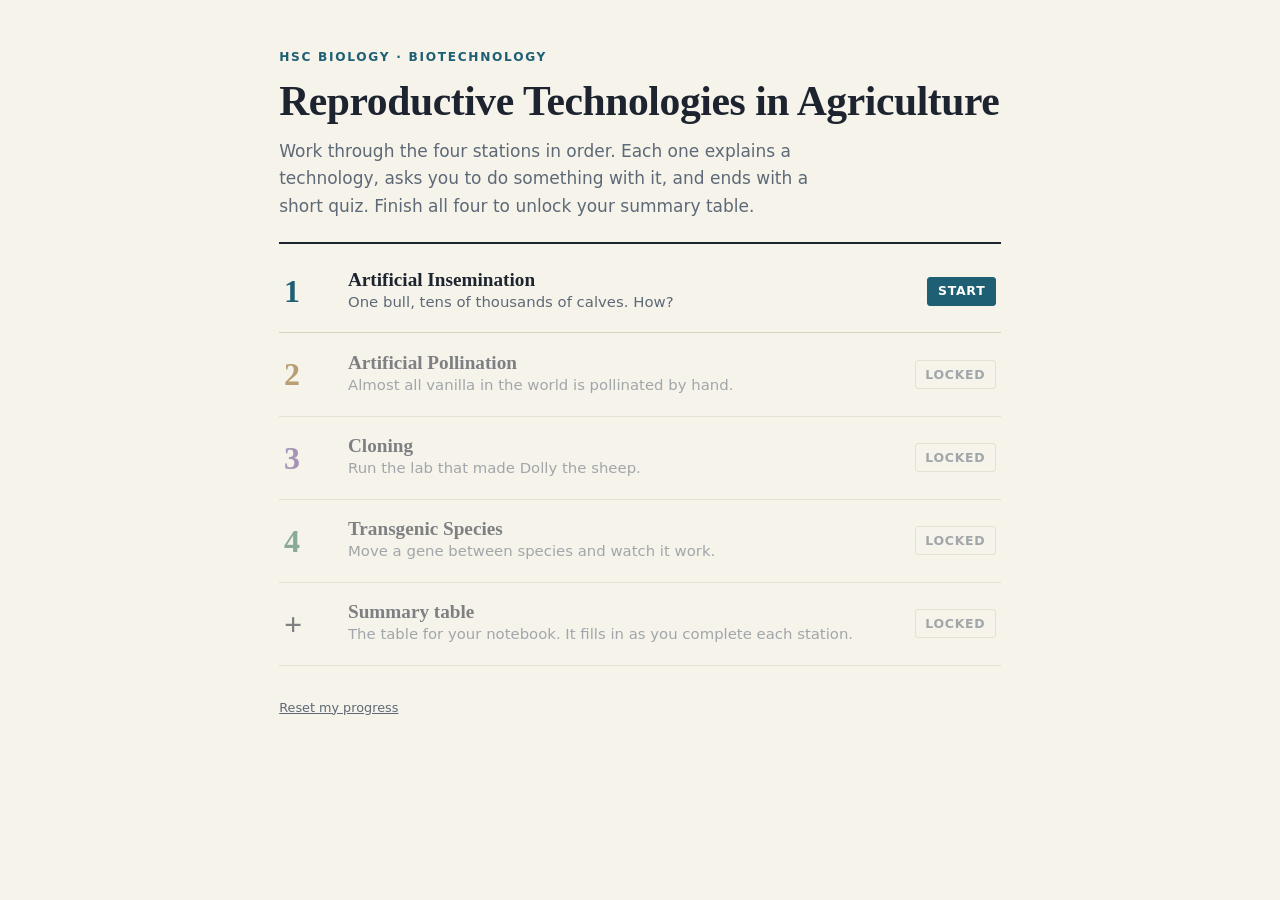
<file: index.html>
<!doctype html>
<html lang="en">
<head>
<meta charset="utf-8">
<meta name="viewport" content="width=device-width,initial-scale=1">
<title>Reproductive Technologies in Agriculture</title>
<link rel="stylesheet" href="css/style.css">
<link rel="stylesheet" href="css/sims.css">
</head>
<body>
<div id="app"></div>
<script src="js/engine.js"></script>
<script src="js/svgkit.js"></script>
<script src="js/simkit.js"></script>
<script src="js/scene_gene.js"></script>
<script src="js/dropzones.js"></script>
<script src="js/station1.js"></script>
<script src="js/station2.js"></script>
<script src="js/station3.js"></script>
<script src="js/station4.js"></script>
<script>BioLab.start();</script>
</body>
</html>
</file>
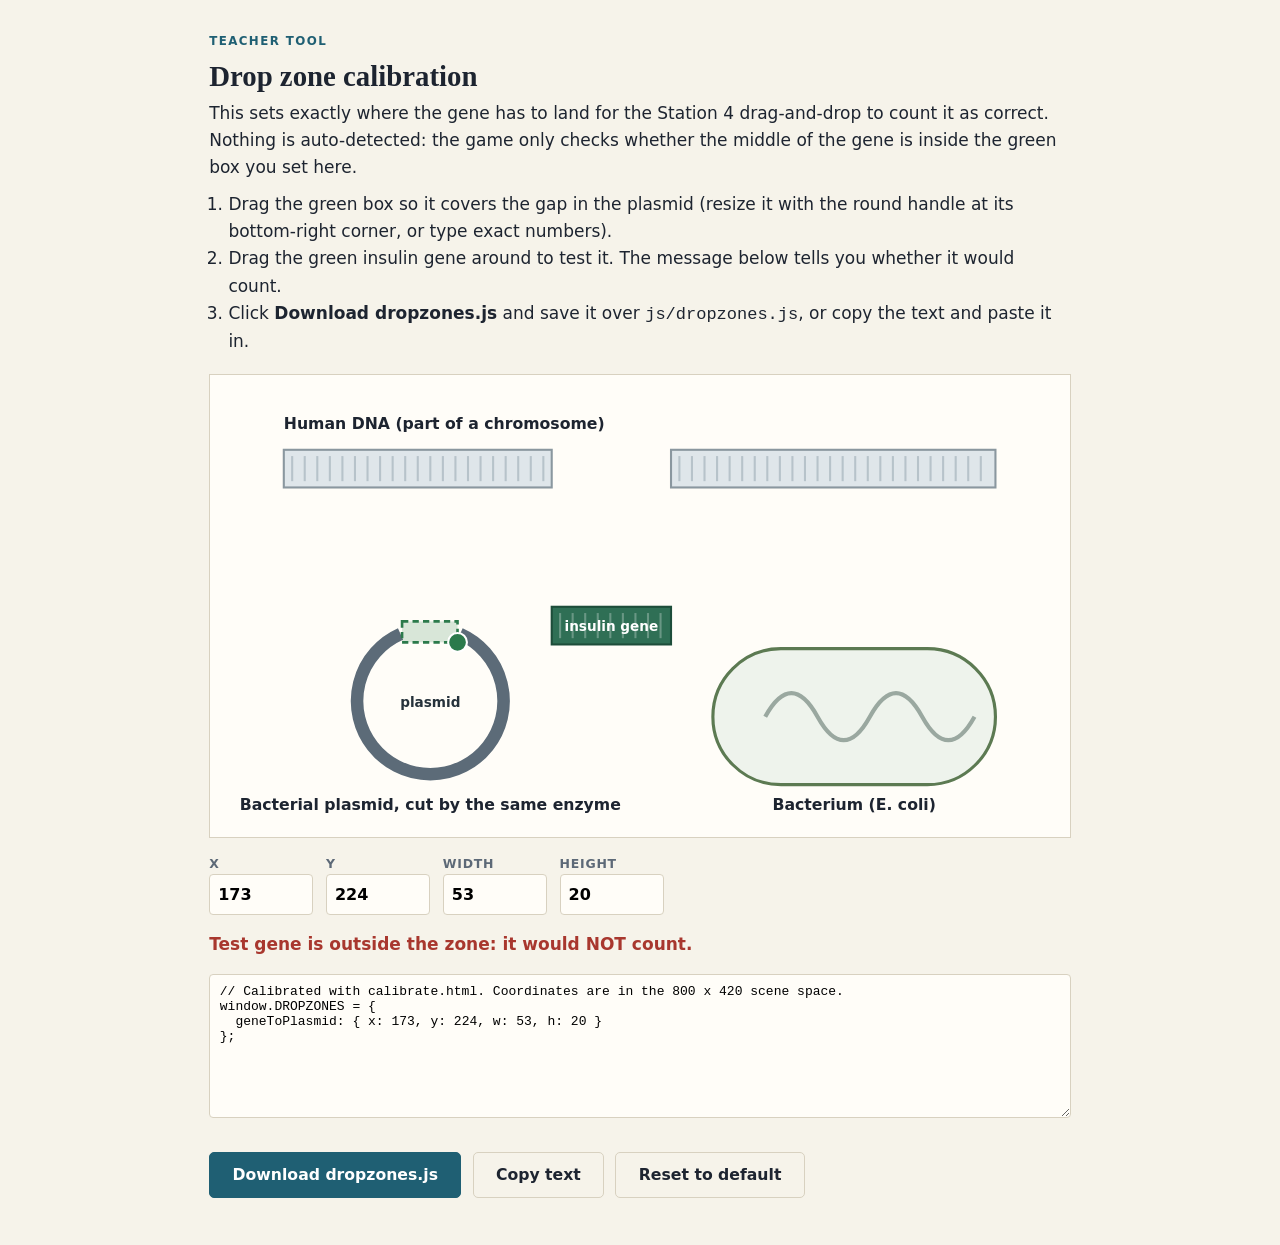
<file: calibrate.html>
<!doctype html>
<html lang="en">
<head>
<meta charset="utf-8">
<meta name="viewport" content="width=device-width,initial-scale=1">
<title>Drop zone calibration</title>
<link rel="stylesheet" href="css/style.css">
<link rel="stylesheet" href="css/sims.css">
<style>
  .cal{max-width:900px;margin:0 auto;padding:2rem 1.2rem 3rem}
  .cal h1{font-size:1.8rem;margin-bottom:.4rem}
  .cal ol{margin:.6rem 0 1.2rem;padding-left:1.2rem}
  .fields{display:flex;gap:.8rem;flex-wrap:wrap;margin:1rem 0}
  .fields label{display:flex;flex-direction:column;font-size:.78rem;font-weight:700;letter-spacing:.06em;text-transform:uppercase;color:var(--muted)}
  .fields input{width:6.5rem;font:inherit;font-size:1rem;padding:.4rem .5rem;border:1.5px solid var(--rule);border-radius:4px;background:var(--card)}
  .verdict{font-weight:700;margin:.4rem 0 1rem}
  .verdict.yes{color:var(--good)}.verdict.no{color:var(--bad)}
  textarea{width:100%;height:9rem;font:13px ui-monospace,Consolas,monospace;padding:.6rem;border:1.5px solid var(--rule);background:var(--card);border-radius:4px}
  .zone{cursor:move}
</style>
</head>
<body>
<div class="cal">
  <div class="kicker">Teacher tool</div>
  <h1>Drop zone calibration</h1>
  <p>This sets exactly where the gene has to land for the Station 4 drag-and-drop to count it as correct. Nothing is auto-detected: the game only checks whether the middle of the gene is inside the green box you set here.</p>
  <ol>
    <li>Drag the green box so it covers the gap in the plasmid (resize it with the round handle at its bottom-right corner, or type exact numbers).</li>
    <li>Drag the green insulin gene around to test it. The message below tells you whether it would count.</li>
    <li>Click <b>Download dropzones.js</b> and save it over <code>js/dropzones.js</code>, or copy the text and paste it in.</li>
  </ol>
  <div class="sim-stage"><svg id="sc"></svg></div>
  <div class="fields">
    <label>x<input id="fx" type="number"></label>
    <label>y<input id="fy" type="number"></label>
    <label>width<input id="fw" type="number"></label>
    <label>height<input id="fh" type="number"></label>
  </div>
  <div class="verdict" id="verdict"></div>
  <textarea id="out" readonly></textarea>
  <div class="actions">
    <button class="btn" id="dl">Download dropzones.js</button>
    <button class="btn ghost" id="cp">Copy text</button>
    <button class="btn ghost" id="rs">Reset to default</button>
  </div>
</div>
<script src="js/svgkit.js"></script>
<script src="js/scene_gene.js"></script>
<script src="js/dropzones.js"></script>
<script>
(function () {
  const { s, pt } = SVGKit;
  const G = GeneScene;
  const svg = document.getElementById('sc');
  const sc = G.draw(svg);
  sc.cuts.forEach(c => c.style.display = 'none');
  sc.cutNote.style.display = 'none';
  const base = (window.DROPZONES && DROPZONES.geneToPlasmid) || G.defaultZone;
  const z = { ...base };
  let gt = { x: 0, y: 150 };
  const gb = G.geneBox;
  const gc = () => ({ x: gb.x + gb.w / 2 + gt.x, y: gb.y + gb.h / 2 + gt.y });
  sc.gene.setAttribute('transform', `translate(${gt.x},${gt.y})`);

  const rect = s('rect', { class: 'zone', fill: 'rgba(43,122,75,.18)', stroke: '#2b7a4b', 'stroke-width': 2.5, 'stroke-dasharray': '6 4' }, svg);
  const handle = s('circle', { r: 9, fill: '#2b7a4b', stroke: '#fff', 'stroke-width': 2, style: 'cursor:nwse-resize' }, svg);
  svg.appendChild(sc.gene);

  const f = { x: fx, y: fy, w: fw, h: fh };
  function render() {
    rect.setAttribute('x', z.x); rect.setAttribute('y', z.y);
    rect.setAttribute('width', z.w); rect.setAttribute('height', z.h);
    handle.setAttribute('cx', z.x + z.w); handle.setAttribute('cy', z.y + z.h);
    for (const k in f) f[k].value = Math.round(z[k]);
    const c = gc();
    const inside = c.x >= z.x && c.x <= z.x + z.w && c.y >= z.y && c.y <= z.y + z.h;
    verdict.textContent = inside ? 'Test gene is inside the zone: it WOULD count.' : 'Test gene is outside the zone: it would NOT count.';
    verdict.className = 'verdict ' + (inside ? 'yes' : 'no');
    rect.setAttribute('fill', inside ? 'rgba(43,122,75,.38)' : 'rgba(43,122,75,.18)');
    out.value = `// Calibrated with calibrate.html. Coordinates are in the ${G.W} x ${G.H} scene space.\nwindow.DROPZONES = {\n  geneToPlasmid: { x: ${Math.round(z.x)}, y: ${Math.round(z.y)}, w: ${Math.round(z.w)}, h: ${Math.round(z.h)} }\n};\n`;
  }
  function drag(el, onMove) {
    el.addEventListener('pointerdown', e => {
      e.preventDefault();
      try { el.setPointerCapture(e.pointerId); } catch (_) {}
      const p0 = pt(svg, e);
      const mv = ev => { const p = pt(svg, ev); onMove(p.x - p0.x, p.y - p0.y); p0.x = p.x; p0.y = p.y; render(); };
      const up = () => { el.removeEventListener('pointermove', mv); el.removeEventListener('pointerup', up); };
      el.addEventListener('pointermove', mv); el.addEventListener('pointerup', up);
    });
  }
  drag(rect, (dx, dy) => { z.x += dx; z.y += dy; });
  drag(handle, (dx, dy) => { z.w = Math.max(20, z.w + dx); z.h = Math.max(20, z.h + dy); });
  drag(sc.gene, (dx, dy) => { gt.x += dx; gt.y += dy; sc.gene.setAttribute('transform', `translate(${gt.x},${gt.y})`); });
  for (const k in f) f[k].addEventListener('input', () => { z[k] = parseFloat(f[k].value) || 0; render(); });
  rs.onclick = () => { Object.assign(z, G.defaultZone); render(); };
  cp.onclick = async () => { try { await navigator.clipboard.writeText(out.value); cp.textContent = 'Copied'; } catch (e) { out.select(); document.execCommand('copy'); cp.textContent = 'Copied'; } setTimeout(() => cp.textContent = 'Copy text', 1500); };
  dl.onclick = () => {
    const a = document.createElement('a');
    a.href = URL.createObjectURL(new Blob([out.value], { type: 'text/javascript' }));
    a.download = 'dropzones.js';
    a.click();
  };
  render();
})();
</script>
</body>
</html>
</file>
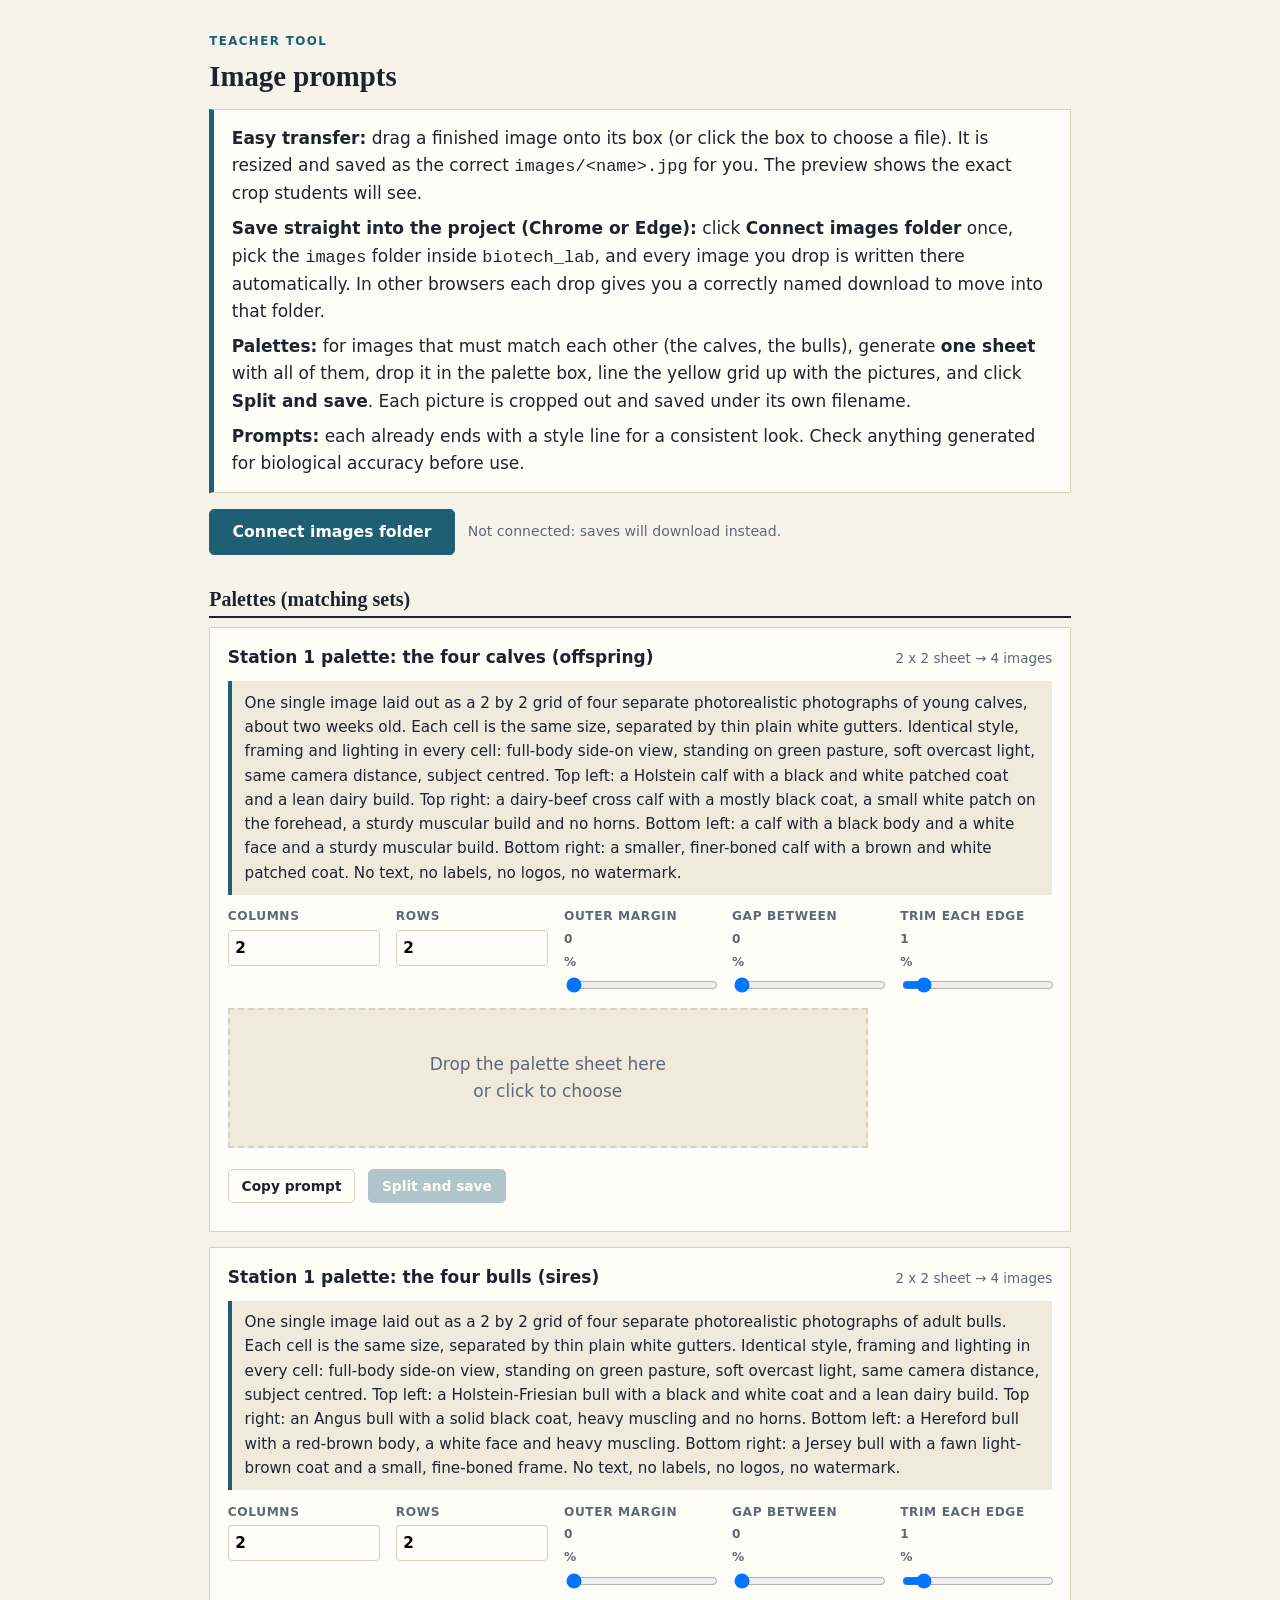
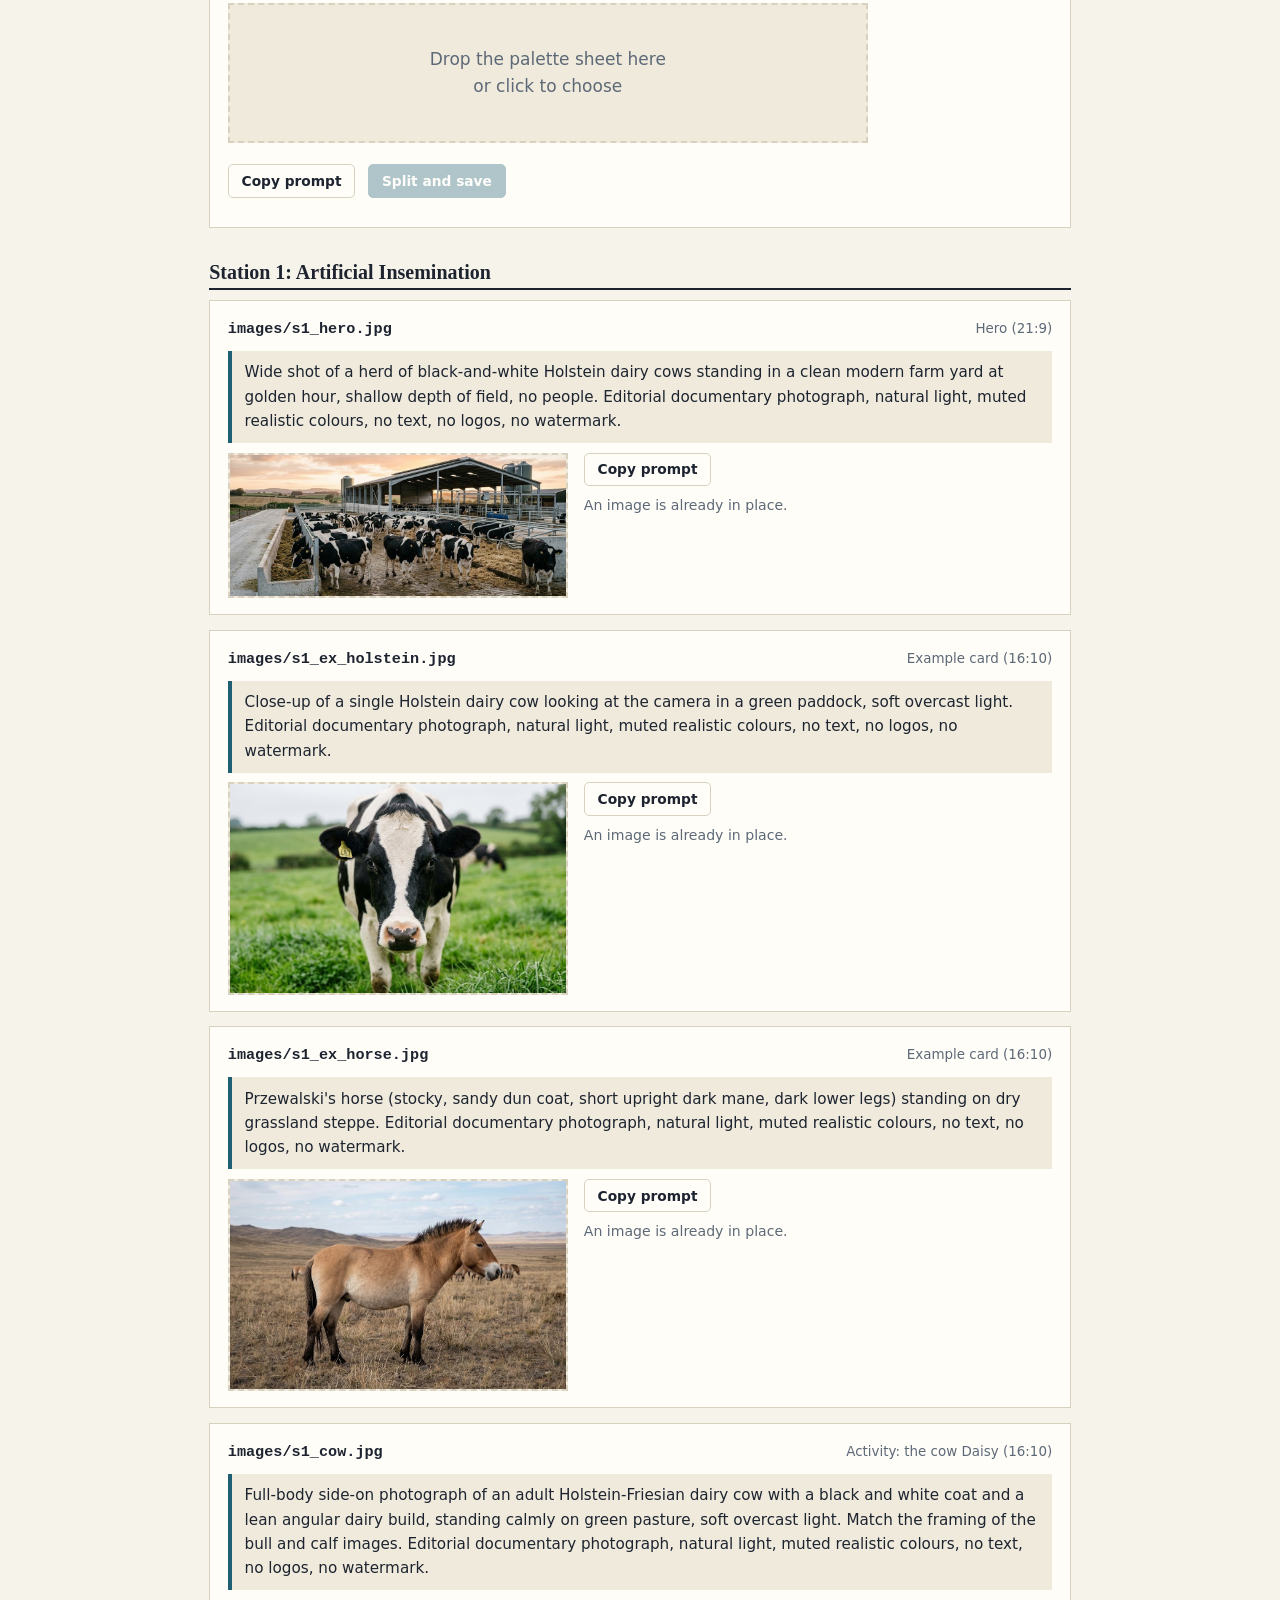
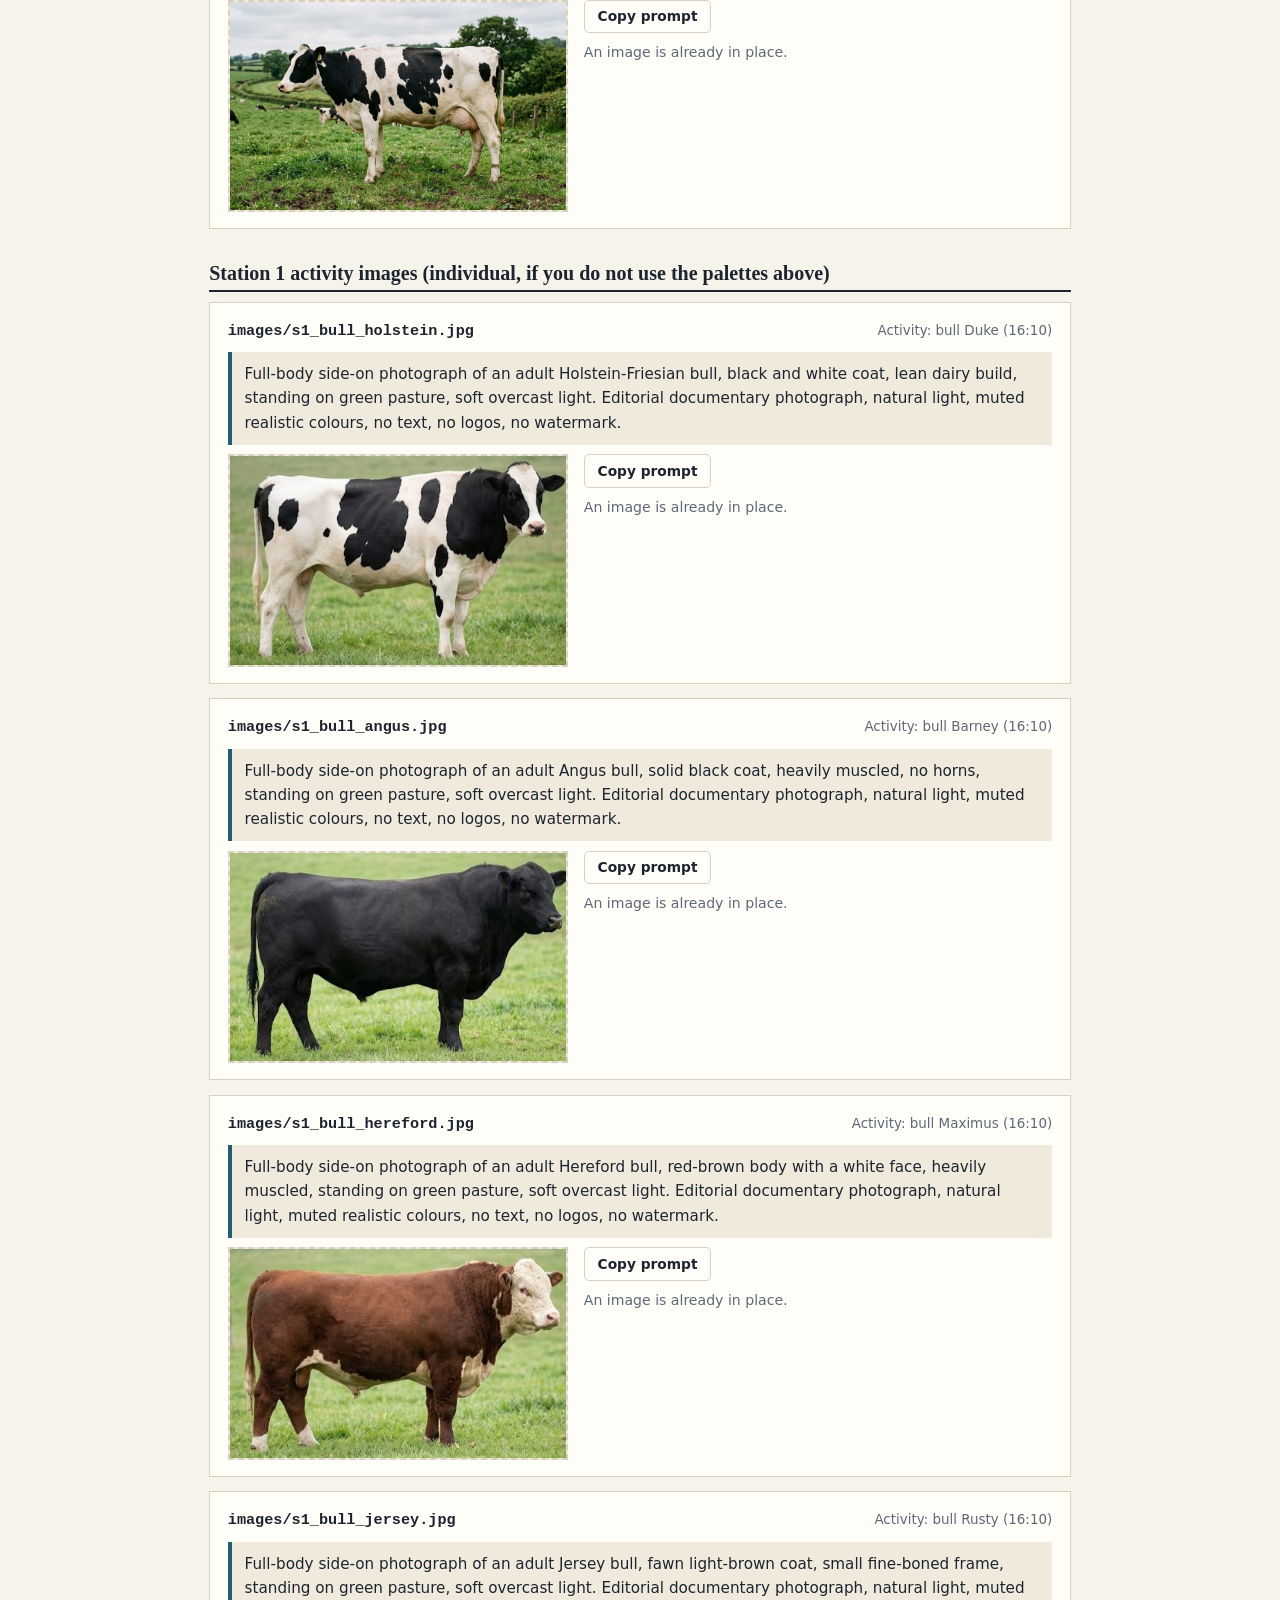
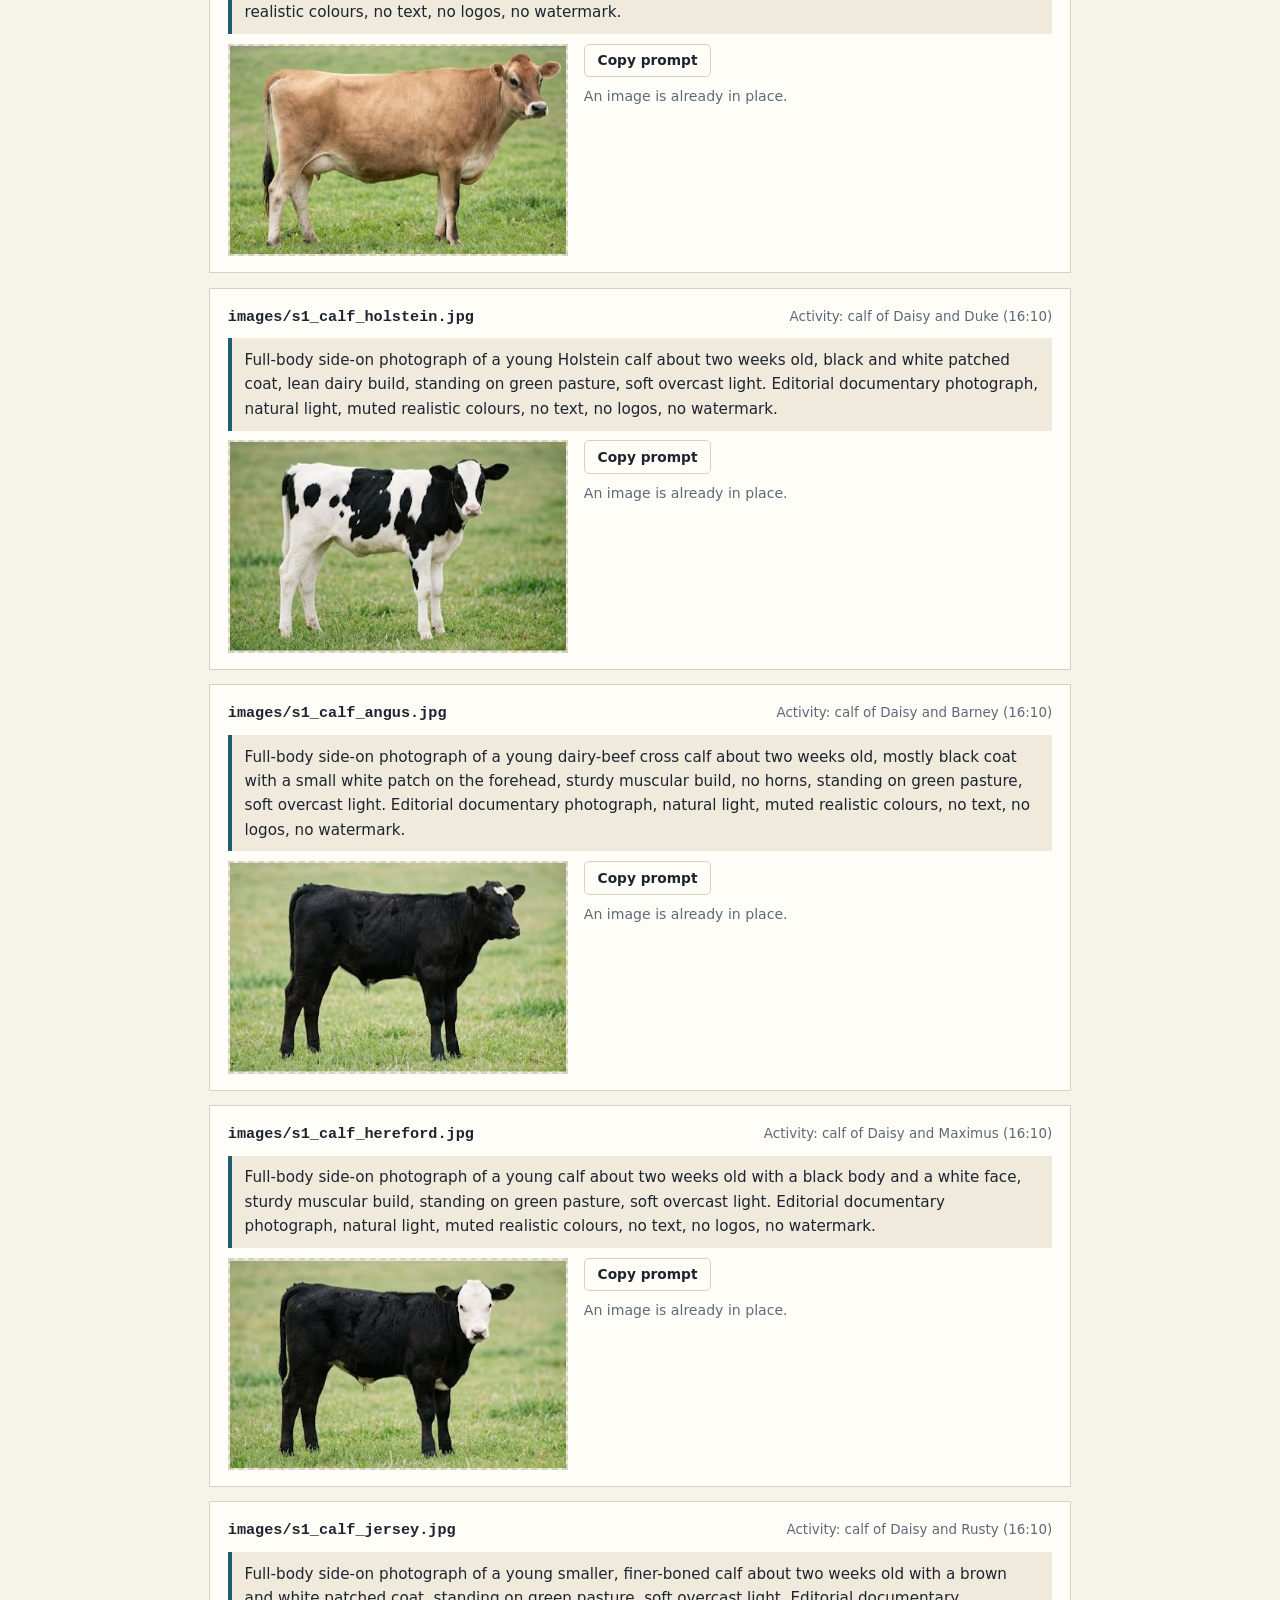
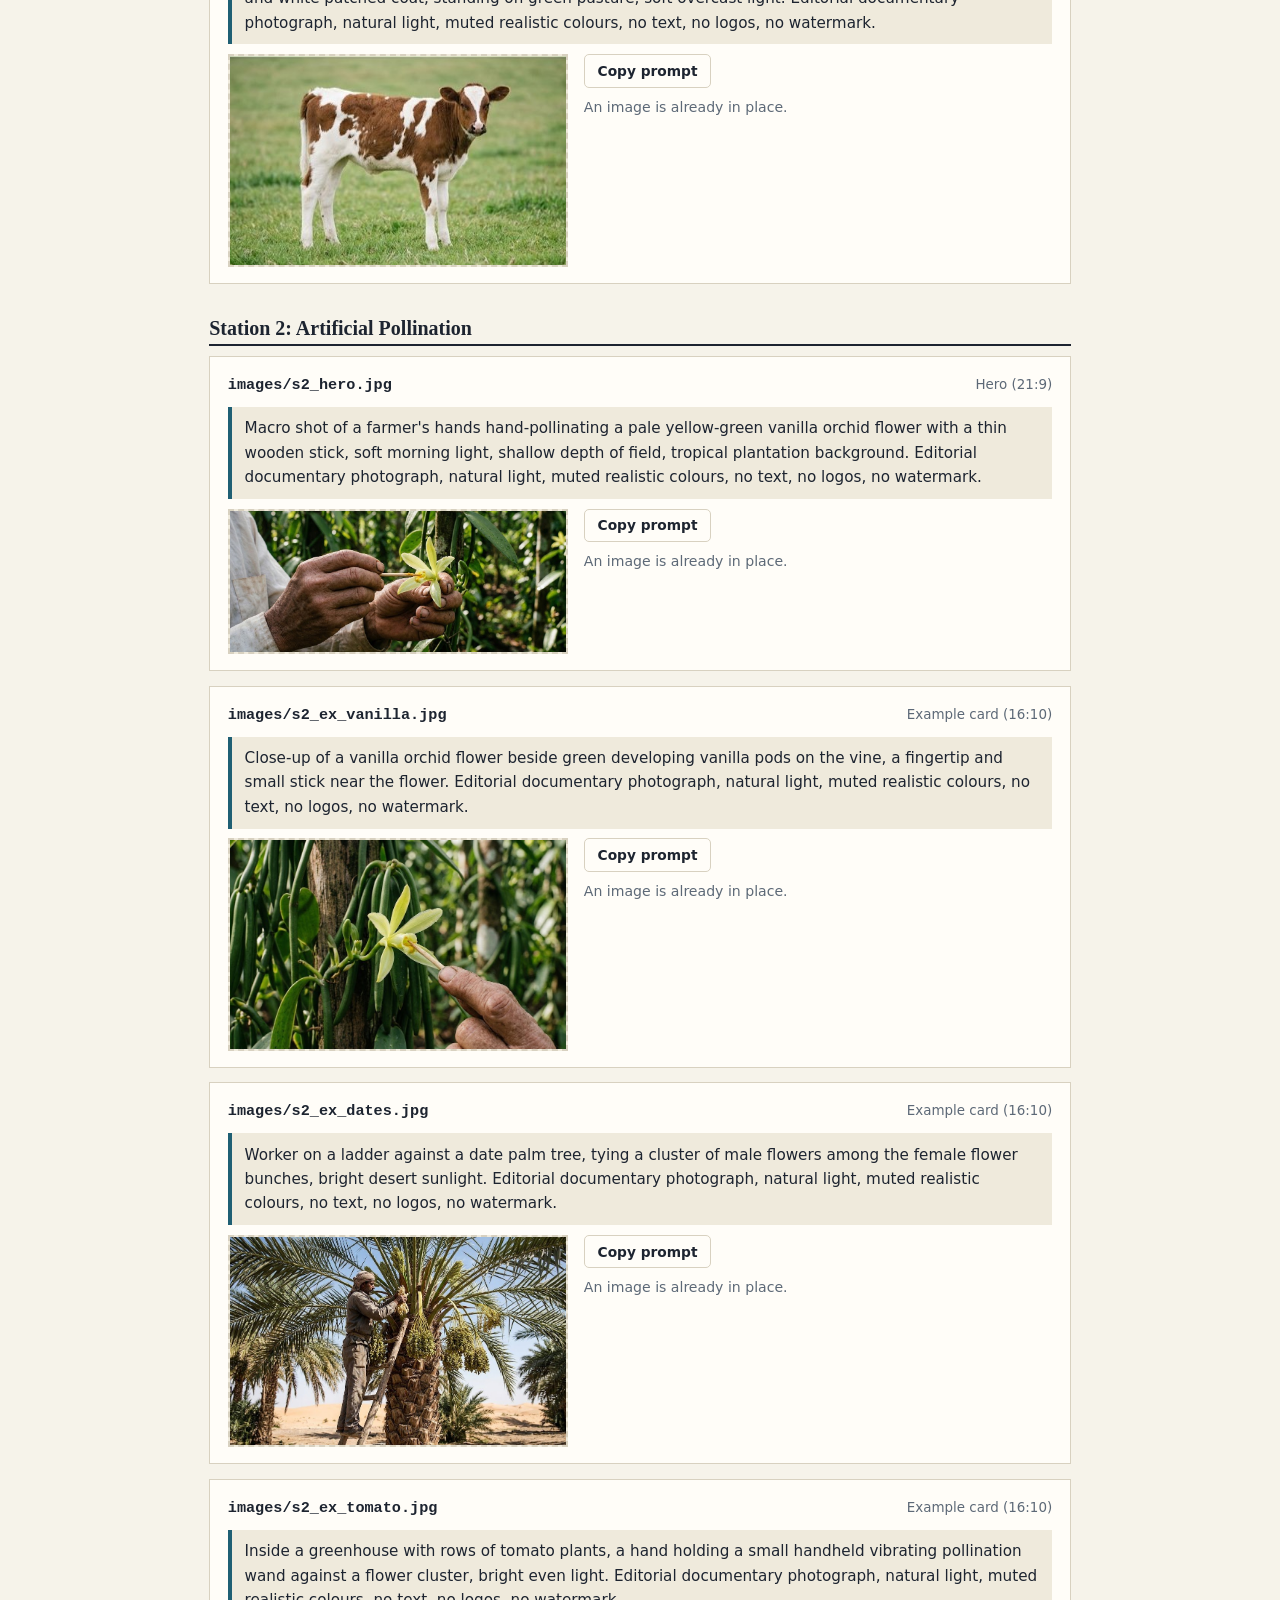
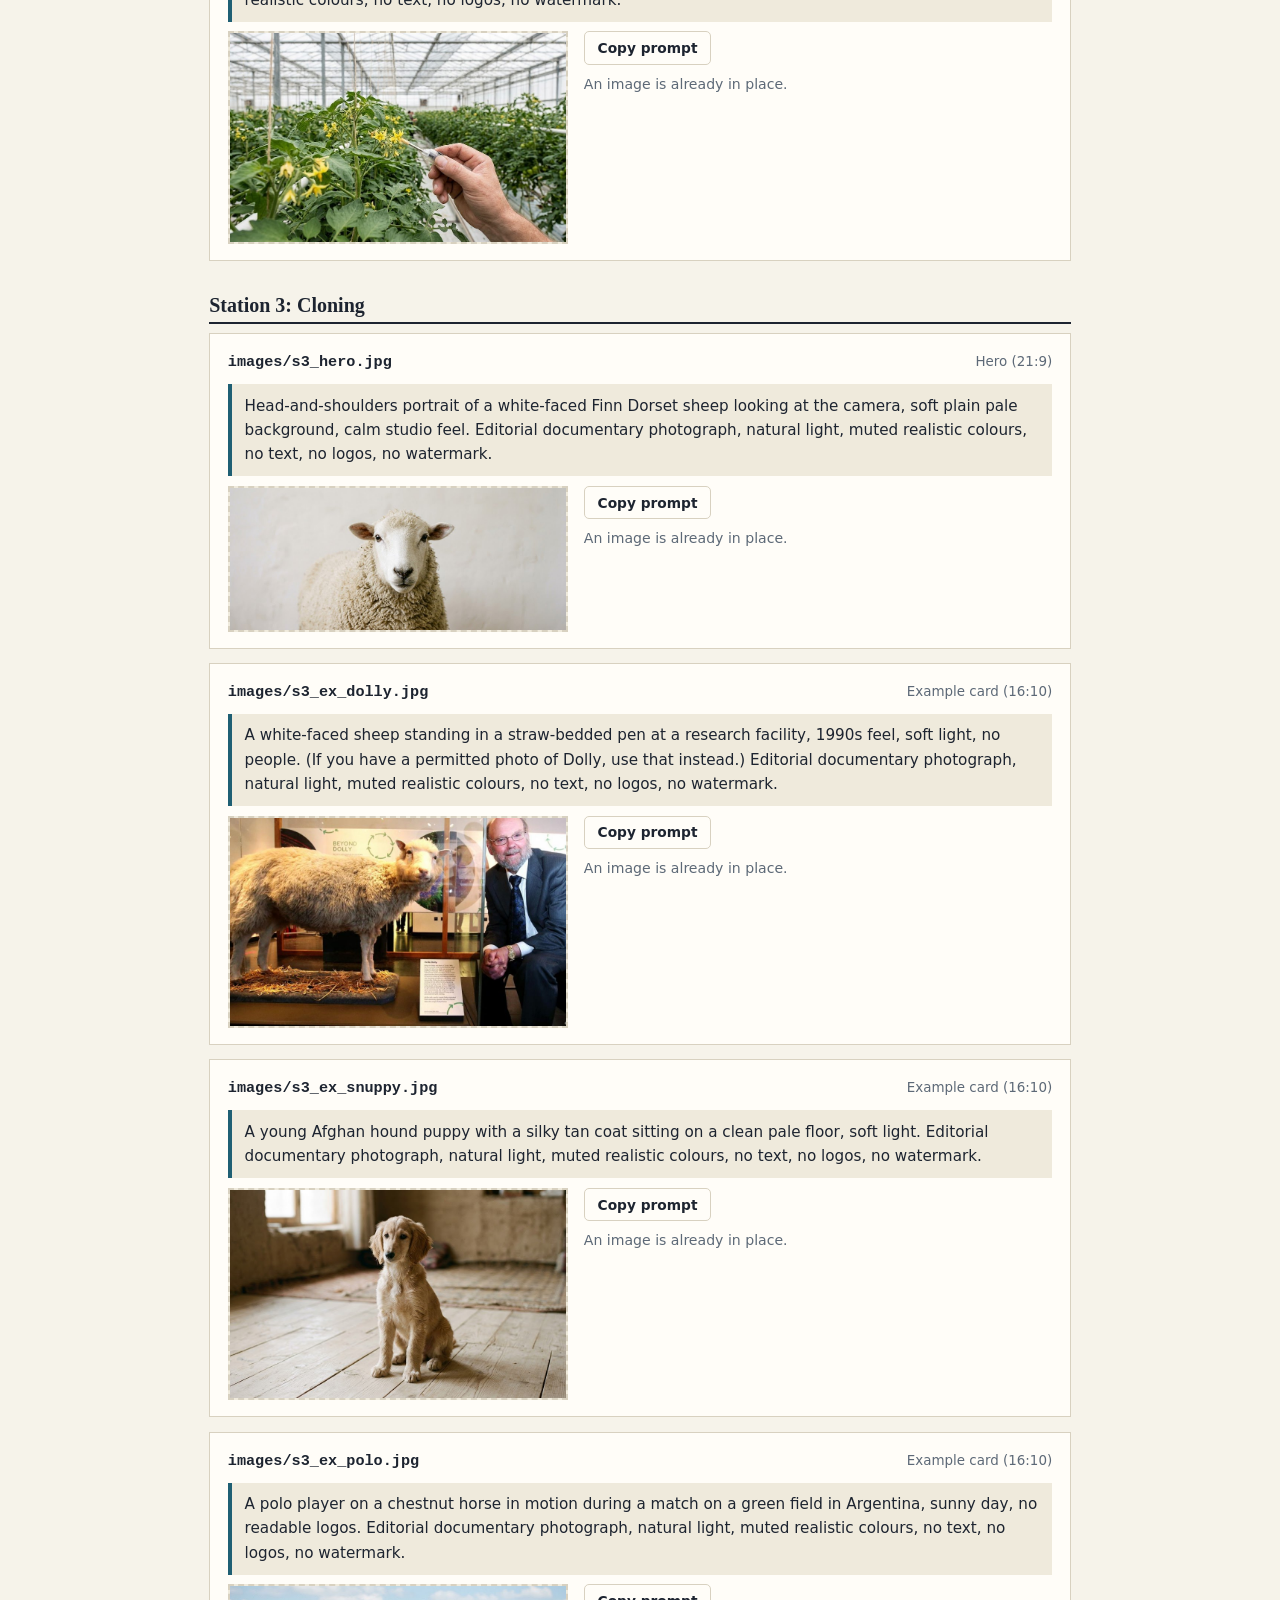
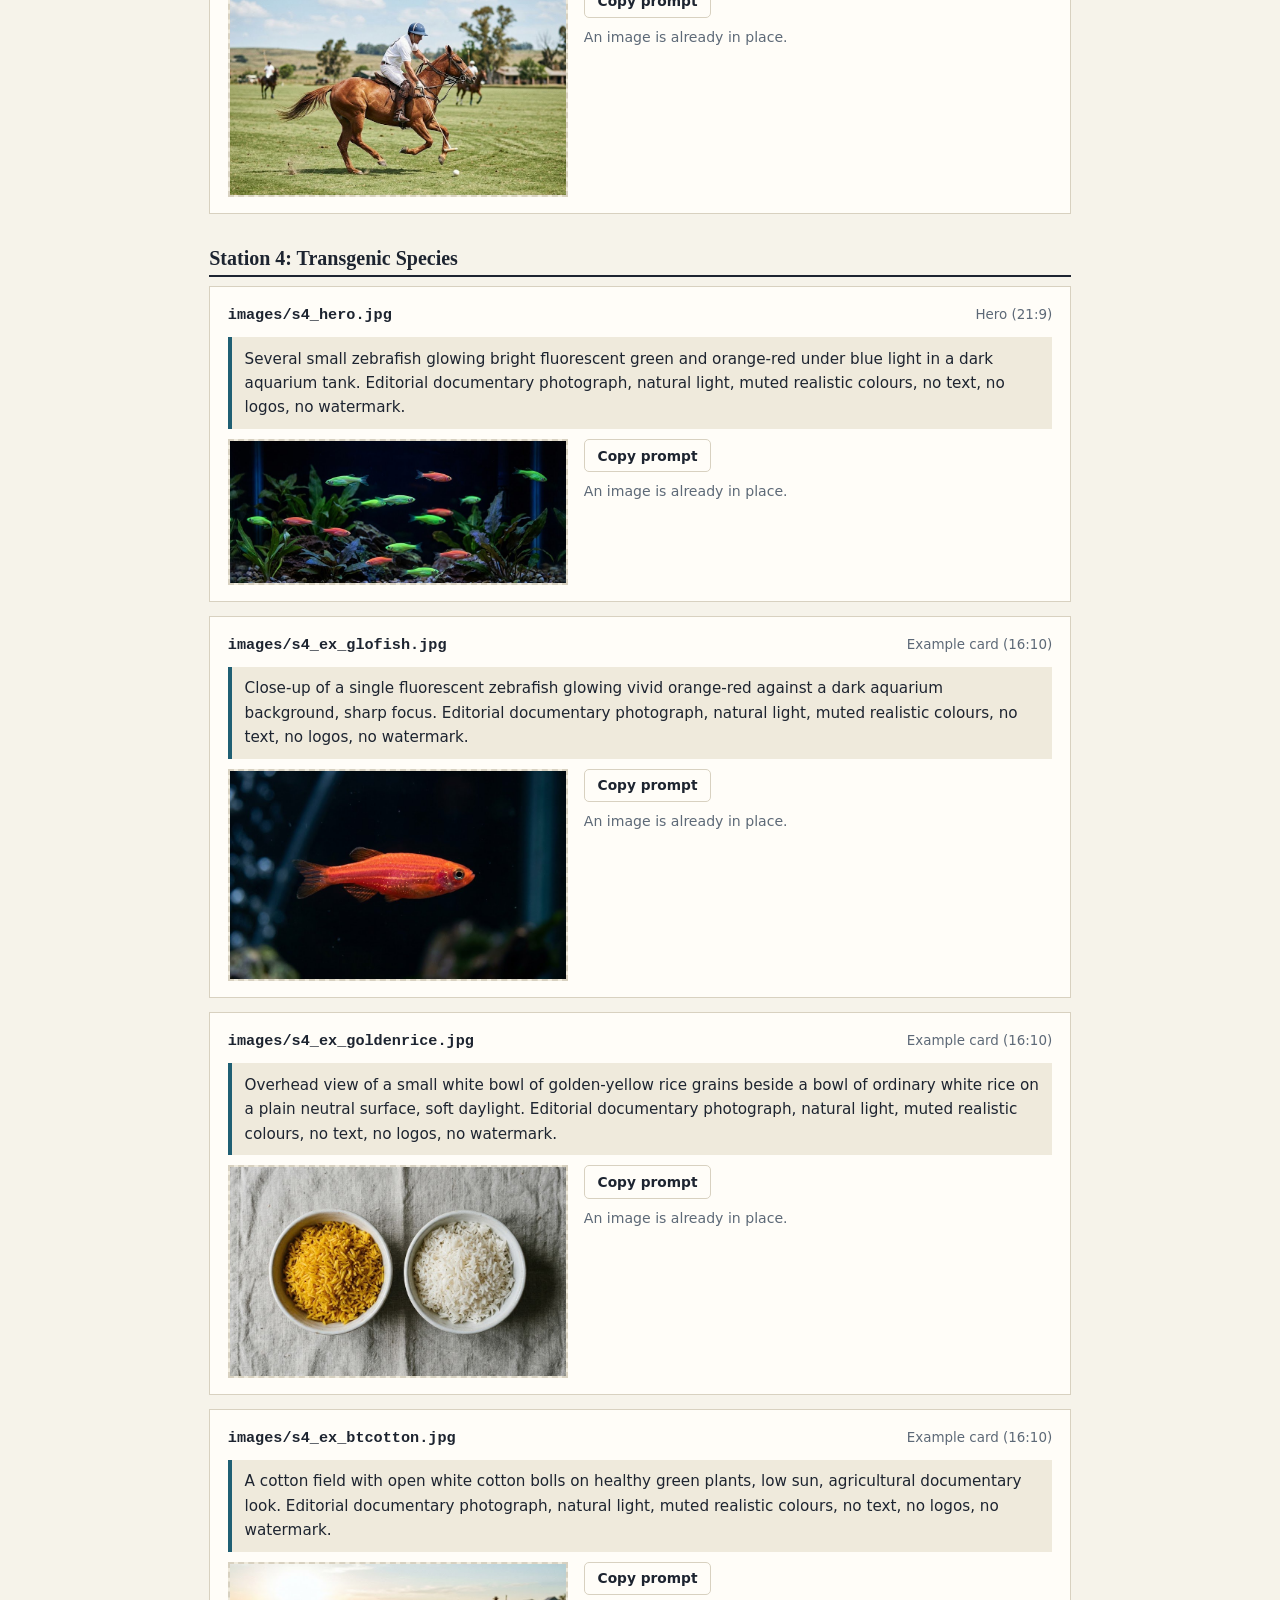
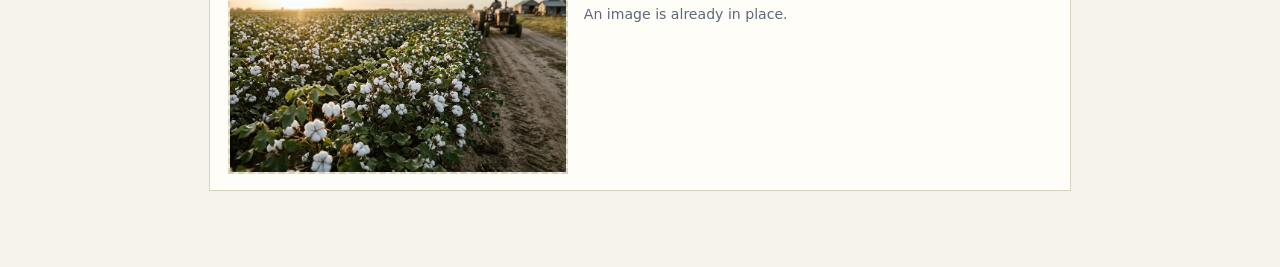
<file: image_prompts.html>
<!doctype html>
<html lang="en">
<head>
<meta charset="utf-8">
<meta name="viewport" content="width=device-width,initial-scale=1">
<title>Image prompts</title>
<link rel="stylesheet" href="css/style.css">
<style>
  .ip{max-width:900px;margin:0 auto;padding:2rem 1.2rem 4rem}
  .ip h1{font-size:1.8rem;margin-bottom:.4rem}
  .ip h2{font-size:1.25rem;margin:2rem 0 .6rem;padding-bottom:.3rem;border-bottom:2px solid var(--ink)}
  .item{background:var(--card);border:1px solid var(--rule);padding:1rem 1.1rem;margin-bottom:.9rem}
  .item .top{display:flex;justify-content:space-between;gap:1rem;flex-wrap:wrap;align-items:baseline}
  .item code{font-family:ui-monospace,Consolas,monospace;font-weight:700;font-size:.95rem}
  .item .meta{font-size:.84rem;color:var(--muted)}
  .item p.prompt{margin:.6rem 0;font-size:.95rem;background:var(--tint);padding:.6rem .8rem;border-left:4px solid var(--accent)}
  .note{background:var(--card);border:1px solid var(--rule);border-left:5px solid var(--accent);padding:.9rem 1.1rem;margin:1rem 0}
  .row2{display:flex;gap:1rem;align-items:flex-start;flex-wrap:wrap}
  .drop{
    position:relative;flex:0 0 340px;max-width:100%;background:var(--tint);border:2px dashed var(--rule);
    display:flex;align-items:center;justify-content:center;text-align:center;color:var(--muted);
    cursor:pointer;overflow:hidden;transition:border-color .15s,background .15s;font-size:.9rem;padding:.5rem
  }
  .drop.hero{aspect-ratio:21/9}
  .drop.ex{aspect-ratio:16/10}
  .drop:hover,.drop.over{border-color:var(--accent);background:color-mix(in srgb,var(--accent) 10%,var(--tint))}
  .drop img{position:absolute;inset:0;width:100%;height:100%;object-fit:cover}
  .drop span{position:relative}
  .side{flex:1;min-width:200px;display:flex;flex-direction:column;gap:.5rem;align-items:flex-start}
  .stat{font-size:.88rem;color:var(--muted);min-height:1.3rem}
  .stat.good{color:var(--good);font-weight:700}
  .stat.bad{color:var(--bad);font-weight:700}
  .bar{display:flex;gap:.8rem;align-items:center;flex-wrap:wrap}
  /* palettes */
  .pal .ctrls{display:grid;grid-template-columns:repeat(auto-fit,minmax(150px,1fr));gap:.6rem 1rem;margin:.8rem 0}
  .pal label{display:flex;flex-direction:column;font-size:.76rem;font-weight:700;letter-spacing:.05em;text-transform:uppercase;color:var(--muted);gap:.2rem}
  .pal label input[type=number]{font:inherit;font-size:.95rem;padding:.3rem .4rem;border:1.5px solid var(--rule);border-radius:4px;background:var(--card);width:100%}
  .pal label input[type=range]{width:100%}
  .pal .pv{position:relative;width:100%;max-width:640px;background:var(--tint);border:2px dashed var(--rule);min-height:140px;display:flex;align-items:center;justify-content:center;cursor:pointer;color:var(--muted);text-align:center;padding:.5rem}
  .pal .pv.over{border-color:var(--accent)}
  .pal .pv .stack{position:relative;width:100%;line-height:0}
  .pal .pv img{width:100%;height:auto;display:block}
  .pal .cell{position:absolute;border:2px dashed #ffcf3a;box-shadow:0 0 0 1px rgba(0,0,0,.5);color:#fff;font:700 11px ui-monospace,Consolas,monospace;line-height:1.2;pointer-events:none}
  .pal .cell i{font-style:normal;background:rgba(0,0,0,.65);padding:1px 4px;position:absolute;left:0;top:0}
  .pal .out{display:grid;grid-template-columns:repeat(auto-fit,minmax(150px,1fr));gap:.6rem;margin-top:.8rem}
  .pal .out figure{margin:0;background:var(--card);border:1px solid var(--rule);padding:.4rem;font-size:.78rem}
  .pal .out img{width:100%;aspect-ratio:16/10;object-fit:cover;display:block}
  .pal .out a{font-size:.78rem}
</style>
</head>
<body>
<div class="ip">
  <div class="kicker">Teacher tool</div>
  <h1>Image prompts</h1>
  <div class="note">
    <p><b>Easy transfer:</b> drag a finished image onto its box (or click the box to choose a file). It is resized and saved as the correct <code>images/&lt;name&gt;.jpg</code> for you. The preview shows the exact crop students will see.</p>
    <p style="margin-top:.5rem"><b>Save straight into the project (Chrome or Edge):</b> click <b>Connect images folder</b> once, pick the <code>images</code> folder inside <code>biotech_lab</code>, and every image you drop is written there automatically. In other browsers each drop gives you a correctly named download to move into that folder.</p>
    <p style="margin-top:.5rem"><b>Palettes:</b> for images that must match each other (the calves, the bulls), generate <b>one sheet</b> with all of them, drop it in the palette box, line the yellow grid up with the pictures, and click <b>Split and save</b>. Each picture is cropped out and saved under its own filename.</p>
    <p style="margin-top:.5rem"><b>Prompts:</b> each already ends with a style line for a consistent look. Check anything generated for biological accuracy before use.</p>
  </div>
  <div class="bar">
    <button class="btn" id="connect">Connect images folder</button>
    <span class="stat" id="conn">Not connected: saves will download instead.</span>
  </div>
  <div id="list"></div>
</div>
<script>
const TAIL = ' Editorial documentary photograph, natural light, muted realistic colours, no text, no logos, no watermark.';

/* ---------- palettes: one sheet, several images ---------- */
const PALETTES = [
  {
    title: 'Station 1 palette: the four calves (offspring)',
    cols: 2, rows: 2,
    ids: ['s1_calf_holstein', 's1_calf_angus', 's1_calf_hereford', 's1_calf_jersey'],
    prompt: 'One single image laid out as a 2 by 2 grid of four separate photorealistic photographs of young calves, about two weeks old. Each cell is the same size, separated by thin plain white gutters. Identical style, framing and lighting in every cell: full-body side-on view, standing on green pasture, soft overcast light, same camera distance, subject centred. Top left: a Holstein calf with a black and white patched coat and a lean dairy build. Top right: a dairy-beef cross calf with a mostly black coat, a small white patch on the forehead, a sturdy muscular build and no horns. Bottom left: a calf with a black body and a white face and a sturdy muscular build. Bottom right: a smaller, finer-boned calf with a brown and white patched coat. No text, no labels, no logos, no watermark.'
  },
  {
    title: 'Station 1 palette: the four bulls (sires)',
    cols: 2, rows: 2,
    ids: ['s1_bull_holstein', 's1_bull_angus', 's1_bull_hereford', 's1_bull_jersey'],
    prompt: 'One single image laid out as a 2 by 2 grid of four separate photorealistic photographs of adult bulls. Each cell is the same size, separated by thin plain white gutters. Identical style, framing and lighting in every cell: full-body side-on view, standing on green pasture, soft overcast light, same camera distance, subject centred. Top left: a Holstein-Friesian bull with a black and white coat and a lean dairy build. Top right: an Angus bull with a solid black coat, heavy muscling and no horns. Bottom left: a Hereford bull with a red-brown body, a white face and heavy muscling. Bottom right: a Jersey bull with a fawn light-brown coat and a small, fine-boned frame. No text, no labels, no logos, no watermark.'
  }
];

/* ---------- individual images ---------- */
const GROUPS = [
  ['Station 1: Artificial Insemination', [
    ['s1_hero', 'Hero (21:9)', 'Wide shot of a herd of black-and-white Holstein dairy cows standing in a clean modern farm yard at golden hour, shallow depth of field, no people.'],
    ['s1_ex_holstein', 'Example card (16:10)', 'Close-up of a single Holstein dairy cow looking at the camera in a green paddock, soft overcast light.'],
    ['s1_ex_horse', 'Example card (16:10)', "Przewalski's horse (stocky, sandy dun coat, short upright dark mane, dark lower legs) standing on dry grassland steppe."],
    ['s1_cow', 'Activity: the cow Daisy (16:10)', 'Full-body side-on photograph of an adult Holstein-Friesian dairy cow with a black and white coat and a lean angular dairy build, standing calmly on green pasture, soft overcast light. Match the framing of the bull and calf images.']
  ]],
  ['Station 1 activity images (individual, if you do not use the palettes above)', [
    ['s1_bull_holstein', 'Activity: bull Duke (16:10)', 'Full-body side-on photograph of an adult Holstein-Friesian bull, black and white coat, lean dairy build, standing on green pasture, soft overcast light.'],
    ['s1_bull_angus', 'Activity: bull Barney (16:10)', 'Full-body side-on photograph of an adult Angus bull, solid black coat, heavily muscled, no horns, standing on green pasture, soft overcast light.'],
    ['s1_bull_hereford', 'Activity: bull Maximus (16:10)', 'Full-body side-on photograph of an adult Hereford bull, red-brown body with a white face, heavily muscled, standing on green pasture, soft overcast light.'],
    ['s1_bull_jersey', 'Activity: bull Rusty (16:10)', 'Full-body side-on photograph of an adult Jersey bull, fawn light-brown coat, small fine-boned frame, standing on green pasture, soft overcast light.'],
    ['s1_calf_holstein', 'Activity: calf of Daisy and Duke (16:10)', 'Full-body side-on photograph of a young Holstein calf about two weeks old, black and white patched coat, lean dairy build, standing on green pasture, soft overcast light.'],
    ['s1_calf_angus', 'Activity: calf of Daisy and Barney (16:10)', 'Full-body side-on photograph of a young dairy-beef cross calf about two weeks old, mostly black coat with a small white patch on the forehead, sturdy muscular build, no horns, standing on green pasture, soft overcast light.'],
    ['s1_calf_hereford', 'Activity: calf of Daisy and Maximus (16:10)', 'Full-body side-on photograph of a young calf about two weeks old with a black body and a white face, sturdy muscular build, standing on green pasture, soft overcast light.'],
    ['s1_calf_jersey', 'Activity: calf of Daisy and Rusty (16:10)', 'Full-body side-on photograph of a young smaller, finer-boned calf about two weeks old with a brown and white patched coat, standing on green pasture, soft overcast light.']
  ]],
  ['Station 2: Artificial Pollination', [
    ['s2_hero', 'Hero (21:9)', "Macro shot of a farmer's hands hand-pollinating a pale yellow-green vanilla orchid flower with a thin wooden stick, soft morning light, shallow depth of field, tropical plantation background."],
    ['s2_ex_vanilla', 'Example card (16:10)', 'Close-up of a vanilla orchid flower beside green developing vanilla pods on the vine, a fingertip and small stick near the flower.'],
    ['s2_ex_dates', 'Example card (16:10)', 'Worker on a ladder against a date palm tree, tying a cluster of male flowers among the female flower bunches, bright desert sunlight.'],
    ['s2_ex_tomato', 'Example card (16:10)', 'Inside a greenhouse with rows of tomato plants, a hand holding a small handheld vibrating pollination wand against a flower cluster, bright even light.']
  ]],
  ['Station 3: Cloning', [
    ['s3_hero', 'Hero (21:9)', 'Head-and-shoulders portrait of a white-faced Finn Dorset sheep looking at the camera, soft plain pale background, calm studio feel.'],
    ['s3_ex_dolly', 'Example card (16:10)', 'A white-faced sheep standing in a straw-bedded pen at a research facility, 1990s feel, soft light, no people. (If you have a permitted photo of Dolly, use that instead.)'],
    ['s3_ex_snuppy', 'Example card (16:10)', 'A young Afghan hound puppy with a silky tan coat sitting on a clean pale floor, soft light.'],
    ['s3_ex_polo', 'Example card (16:10)', 'A polo player on a chestnut horse in motion during a match on a green field in Argentina, sunny day, no readable logos.']
  ]],
  ['Station 4: Transgenic Species', [
    ['s4_hero', 'Hero (21:9)', 'Several small zebrafish glowing bright fluorescent green and orange-red under blue light in a dark aquarium tank.'],
    ['s4_ex_glofish', 'Example card (16:10)', 'Close-up of a single fluorescent zebrafish glowing vivid orange-red against a dark aquarium background, sharp focus.'],
    ['s4_ex_goldenrice', 'Example card (16:10)', 'Overhead view of a small white bowl of golden-yellow rice grains beside a bowl of ordinary white rice on a plain neutral surface, soft daylight.'],
    ['s4_ex_btcotton', 'Example card (16:10)', 'A cotton field with open white cotton bolls on healthy green plants, low sun, agricultural documentary look.']
  ]]
];

/* ---------- folder connection ---------- */
let dir = null;
const conn = document.getElementById('conn');
document.getElementById('connect').onclick = async () => {
  if (!window.showDirectoryPicker) { conn.textContent = 'This browser cannot save into folders. Use Chrome or Edge, or use the downloads.'; conn.className = 'stat bad'; return; }
  try {
    dir = await window.showDirectoryPicker({ mode: 'readwrite' });
    const ok = dir.name === 'images';
    conn.textContent = ok ? 'Connected to the images folder. Saves go there automatically.' : `Connected to "${dir.name}", which is not named "images". Make sure this is biotech_lab/images.`;
    conn.className = 'stat ' + (ok ? 'good' : 'bad');
  } catch (e) {
    if (e.name !== 'AbortError') { conn.textContent = 'Could not open that folder: ' + e.message; conn.className = 'stat bad'; }
  }
};
async function saveBlob(name, blob) {
  if (!dir) return false;
  const fh = await dir.getFileHandle(name, { create: true });
  const w = await fh.createWritable();
  await w.write(blob); await w.close();
  return true;
}
async function cropToJpeg(bmp, sx, sy, sw, sh, maxW) {
  const k = Math.min(1, maxW / sw);
  const c = document.createElement('canvas');
  c.width = Math.round(sw * k); c.height = Math.round(sh * k);
  const g = c.getContext('2d');
  g.fillStyle = '#fff'; g.fillRect(0, 0, c.width, c.height);
  g.drawImage(bmp, sx, sy, sw, sh, 0, 0, c.width, c.height);
  return new Promise(r => c.toBlob(r, 'image/jpeg', 0.85));
}
const toJpeg = async (file, maxW) => { const b = await createImageBitmap(file); return cropToJpeg(b, 0, 0, b.width, b.height, maxW); };
const copyBtn = (text) => {
  const b = document.createElement('button'); b.className = 'btn sm ghost'; b.textContent = 'Copy prompt';
  b.onclick = async () => { try { await navigator.clipboard.writeText(text); } catch (e) {} b.textContent = 'Copied'; setTimeout(() => b.textContent = 'Copy prompt', 1500); };
  return b;
};

const list = document.getElementById('list');

/* ---------- palette cards ---------- */
function paletteCard(def) {
  const d = document.createElement('div'); d.className = 'item pal';
  d.innerHTML = `<div class="top"><b>${def.title}</b><span class="meta">${def.cols} x ${def.rows} sheet → ${def.ids.length} images</span></div><p class="prompt"></p>
    <div class="ctrls">
      <label>Columns<input type="number" min="1" max="6" value="${def.cols}" data-k="cols"></label>
      <label>Rows<input type="number" min="1" max="6" value="${def.rows}" data-k="rows"></label>
      <label>Outer margin <span data-v="m">0</span>%<input type="range" min="0" max="15" step="0.25" value="0" data-k="m"></label>
      <label>Gap between <span data-v="g">0</span>%<input type="range" min="0" max="15" step="0.25" value="0" data-k="g"></label>
      <label>Trim each edge <span data-v="tr">1</span>%<input type="range" min="0" max="10" step="0.25" value="1" data-k="tr"></label>
    </div>
    <div class="pv"><span>Drop the palette sheet here<br>or click to choose</span></div>
    <div class="stat"></div><div class="bar"></div><div class="out"></div>`;
  d.querySelector('.prompt').textContent = def.prompt;
  const bar = d.querySelector('.bar'), stat = d.querySelector('.stat'), pv = d.querySelector('.pv'), out = d.querySelector('.out');
  bar.appendChild(copyBtn(def.prompt));
  const split = document.createElement('button'); split.className = 'btn sm'; split.textContent = 'Split and save'; split.disabled = true;
  bar.appendChild(split);
  const input = document.createElement('input'); input.type = 'file'; input.accept = 'image/*'; input.hidden = true; d.appendChild(input);
  const get = k => parseFloat(d.querySelector(`[data-k="${k}"]`).value) || 0;
  let bmp = null, stack = null;

  function cells() {
    const cols = Math.max(1, Math.round(get('cols'))), rows = Math.max(1, Math.round(get('rows')));
    const m = get('m'), g = get('g'), tr = get('tr');
    const cw = (100 - 2 * m - (cols - 1) * g) / cols, ch = (100 - 2 * m - (rows - 1) * g) / rows;
    const res = [];
    for (let r = 0; r < rows; r++) for (let c = 0; c < cols; c++) {
      const x = m + c * (cw + g), y = m + r * (ch + g);
      res.push({ x: x + cw * tr / 100, y: y + ch * tr / 100, w: cw * (1 - 2 * tr / 100), h: ch * (1 - 2 * tr / 100) });
    }
    return res;
  }
  function draw() {
    d.querySelectorAll('[data-v]').forEach(sp => sp.textContent = get(sp.dataset.v));
    if (!stack) return;
    stack.querySelectorAll('.cell').forEach(n => n.remove());
    cells().forEach((c, i) => {
      const n = document.createElement('div'); n.className = 'cell';
      n.style.cssText = `left:${c.x}%;top:${c.y}%;width:${c.w}%;height:${c.h}%`;
      n.innerHTML = `<i>${def.ids[i] || '(unused)'}</i>`;
      stack.appendChild(n);
    });
    const n = cells().length;
    stat.className = 'stat' + (n < def.ids.length ? ' bad' : '');
    if (n < def.ids.length) stat.textContent = `The grid has ${n} cells but ${def.ids.length} images are needed.`;
    else if (!stat.dataset.keep) stat.textContent = 'Line the yellow boxes up with the pictures, then click Split and save.';
  }
  d.querySelectorAll('[data-k]').forEach(i => i.addEventListener('input', () => { stat.dataset.keep = ''; draw(); }));

  async function load(file) {
    if (!file || !file.type.startsWith('image/')) { stat.textContent = 'That is not an image file.'; stat.className = 'stat bad'; return; }
    bmp = await createImageBitmap(file);
    pv.innerHTML = '';
    stack = document.createElement('div'); stack.className = 'stack';
    const im = document.createElement('img'); im.src = URL.createObjectURL(file);
    stack.appendChild(im); pv.appendChild(stack);
    split.disabled = false;
    stat.dataset.keep = '';
    draw();
  }
  pv.onclick = e => { if (!bmp) input.click(); };
  pv.addEventListener('dblclick', () => input.click());
  input.onchange = () => load(input.files[0]);
  ['dragenter', 'dragover'].forEach(t => pv.addEventListener(t, e => { e.preventDefault(); pv.classList.add('over'); }));
  ['dragleave', 'drop'].forEach(t => pv.addEventListener(t, e => { e.preventDefault(); pv.classList.remove('over'); }));
  pv.addEventListener('drop', e => load(e.dataTransfer.files[0]));

  split.onclick = async () => {
    if (!bmp) return;
    out.innerHTML = '';
    const cs = cells();
    let saved = 0;
    for (let i = 0; i < def.ids.length && i < cs.length; i++) {
      const c = cs[i];
      const blob = await cropToJpeg(bmp, c.x / 100 * bmp.width, c.y / 100 * bmp.height, c.w / 100 * bmp.width, c.h / 100 * bmp.height, 1280);
      const url = URL.createObjectURL(blob);
      const f = document.createElement('figure');
      const kb = Math.round(blob.size / 1024);
      f.innerHTML = `<img src="${url}" alt="${def.ids[i]}"><div><b>${def.ids[i]}.jpg</b> (${kb} KB)</div>`;
      if (await saveBlob(def.ids[i] + '.jpg', blob)) saved++;
      else { const a = document.createElement('a'); a.href = url; a.download = def.ids[i] + '.jpg'; a.textContent = 'Download'; f.appendChild(a); }
      out.appendChild(f);
    }
    stat.dataset.keep = '1';
    stat.className = 'stat good';
    stat.textContent = dir ? `Saved ${saved} images into the images folder.` : 'Split into separate images. Download each one and put them in the images folder.';
  };
  return d;
}

if (PALETTES.length) {
  const h = document.createElement('h2'); h.textContent = 'Palettes (matching sets)'; list.appendChild(h);
  PALETTES.forEach(p => list.appendChild(paletteCard(p)));
}

/* ---------- individual cards ---------- */
GROUPS.forEach(([title, items]) => {
  const h = document.createElement('h2'); h.textContent = title; list.appendChild(h);
  items.forEach(([id, where, p]) => {
    const full = p + TAIL;
    const hero = where.startsWith('Hero');
    const d = document.createElement('div'); d.className = 'item';
    d.innerHTML = `<div class="top"><code>images/${id}.jpg</code><span class="meta">${where}</span></div><p class="prompt"></p>
      <div class="row2"><div class="drop ${hero ? 'hero' : 'ex'}"><span>Drop image here<br>or click to choose</span></div>
      <div class="side"><div class="stat"></div></div></div>`;
    d.querySelector('.prompt').textContent = full;
    const side = d.querySelector('.side'), stat = d.querySelector('.stat'), drop = d.querySelector('.drop');
    side.insertBefore(copyBtn(full), stat);
    const dl = document.createElement('a'); dl.className = 'btn sm'; dl.style.textDecoration = 'none'; dl.hidden = true; dl.textContent = 'Download ' + id + '.jpg';
    side.appendChild(dl);
    const input = document.createElement('input'); input.type = 'file'; input.accept = 'image/*'; input.hidden = true; d.appendChild(input);

    function preview(src) {
      drop.querySelectorAll('img').forEach(i => i.remove());
      const im = document.createElement('img'); im.src = src; im.alt = id; drop.appendChild(im);
      drop.querySelector('span').style.display = 'none';
    }
    const existing = new Image();
    existing.onload = () => { preview(existing.src); stat.textContent = 'An image is already in place.'; };
    existing.onerror = () => { const png = new Image(); png.onload = () => { preview(png.src); stat.textContent = 'An image is already in place (png).'; }; png.src = `images/${id}.png?t=${Date.now()}`; };
    existing.src = `images/${id}.jpg?t=${Date.now()}`;

    async function handle(file) {
      if (!file || !file.type.startsWith('image/')) { stat.textContent = 'That is not an image file.'; stat.className = 'stat bad'; return; }
      try {
        const blob = await toJpeg(file, hero ? 1600 : 1280);
        const url = URL.createObjectURL(blob);
        preview(url);
        const kb = Math.round(blob.size / 1024);
        dl.href = url; dl.download = id + '.jpg';
        if (await saveBlob(id + '.jpg', blob)) {
          dl.hidden = true;
          stat.textContent = `Saved as ${id}.jpg (${kb} KB).`; stat.className = 'stat good';
        } else {
          dl.hidden = false;
          stat.textContent = `Ready (${kb} KB). Download it and put it in the images folder.`; stat.className = 'stat good';
        }
      } catch (e) { stat.textContent = 'Could not process that image: ' + e.message; stat.className = 'stat bad'; }
    }
    drop.onclick = () => input.click();
    input.onchange = () => handle(input.files[0]);
    ['dragenter', 'dragover'].forEach(t => drop.addEventListener(t, e => { e.preventDefault(); drop.classList.add('over'); }));
    ['dragleave', 'drop'].forEach(t => drop.addEventListener(t, e => { e.preventDefault(); drop.classList.remove('over'); }));
    drop.addEventListener('drop', e => handle(e.dataTransfer.files[0]));
    list.appendChild(d);
  });
});
['dragover', 'drop'].forEach(t => window.addEventListener(t, e => e.preventDefault()));
</script>
</body>
</html>
</file>
<file: css/style.css>
:root{
  --paper:#f6f3ea;--card:#fffdf8;--ink:#1d2430;--muted:#5d6977;--rule:#d8d1c0;--tint:#efeadc;
  --accent:#1f5f73;
  --good:#2b7a4b;--bad:#a8372e;
  --serif:Georgia,"Iowan Old Style","Palatino Linotype",Palatino,"Times New Roman",serif;
  --sans:system-ui,-apple-system,"Segoe UI",Roboto,"Helvetica Neue",Arial,sans-serif;
}
*{box-sizing:border-box}
html,body{margin:0;min-height:100%}
body{font-family:var(--sans);color:var(--ink);background:var(--paper);line-height:1.6;font-size:17px}
button{font:inherit;color:inherit;cursor:pointer}
h1,h2,h3,p,figure{margin:0}
h1,h2,h3{font-family:var(--serif);font-weight:700;line-height:1.2}

/* ---------- buttons ---------- */
.btn{
  background:var(--accent);color:#fff;border:1.5px solid var(--accent);border-radius:5px;
  padding:.6rem 1.4rem;font-weight:600;font-size:.98rem;transition:background .15s,opacity .15s;
}
.btn:hover:not(:disabled){background:color-mix(in srgb,var(--accent) 82%,#000)}
.btn:disabled{opacity:.35;cursor:not-allowed}
.btn.ghost{background:transparent;color:var(--ink);border-color:var(--rule)}
.btn.ghost:hover:not(:disabled){background:var(--tint)}
.btn.sm{padding:.3rem .8rem;font-size:.86rem}
.actions{display:flex;gap:.7rem;margin-top:1.6rem;flex-wrap:wrap}

/* ---------- top bar ---------- */
.topwrap{position:sticky;top:0;z-index:20;background:var(--card);border-bottom:1px solid var(--rule)}
.topbar{display:flex;align-items:center;gap:1rem;padding:.65rem 1.1rem}
.topbar-title{font-family:var(--serif);font-weight:700;white-space:nowrap;overflow:hidden;text-overflow:ellipsis}
.topbar-step{margin-left:auto;font-size:.82rem;color:var(--muted);white-space:nowrap}
.pbar{height:3px;background:var(--rule)}
.pbar i{display:block;height:100%;width:0;background:var(--accent);transition:width .4s ease}
.stage{max-width:760px;margin:0 auto;padding:2rem 1.2rem 4rem}

.step{animation:rise .35s both}
@keyframes rise{from{opacity:0;transform:translateY(8px)}to{opacity:1;transform:none}}
.kicker{
  text-transform:uppercase;letter-spacing:.12em;font-size:.74rem;font-weight:700;
  color:var(--accent);margin-bottom:.5rem;
}
.sec-h{font-size:1.7rem;margin-bottom:.5rem}
.sec-h::after{content:"";display:block;width:48px;height:3px;background:var(--accent);margin-top:.55rem}
.lead{color:var(--muted);margin:.7rem 0 1.2rem}

/* ---------- figures / image slots ---------- */
figure.fig{margin:0}
.imgslot{
  background:var(--tint);border:1px solid var(--rule);aspect-ratio:16/9;
  display:flex;align-items:center;justify-content:center;overflow:hidden;
}
.imgslot.sq{aspect-ratio:16/10}
.imgslot.has{border:0}
.imgslot img{width:100%;height:100%;object-fit:cover;display:block}
.ph{display:flex;flex-direction:column;align-items:center;gap:.15rem;color:var(--muted);text-align:center;padding:.6rem}
.ph b{font-size:.78rem;letter-spacing:.1em;text-transform:uppercase}
.ph small{font-family:ui-monospace,Consolas,monospace;font-size:.72rem}
figcaption{font-size:.84rem;color:var(--muted);margin-top:.45rem;line-height:1.4}
figcaption b{color:var(--ink)}

/* ---------- home / contents ---------- */
.home{max-width:760px;margin:0 auto;padding:3rem 1.2rem 3rem}
.home-head{padding-bottom:1.4rem;border-bottom:2px solid var(--ink);margin-bottom:.4rem}
.home-head .eyebrow{text-transform:uppercase;letter-spacing:.14em;font-size:.76rem;font-weight:700;color:var(--accent);margin-bottom:.6rem}
.home-head h1{font-size:clamp(1.9rem,5vw,2.6rem);letter-spacing:-.01em}
.home-head p{color:var(--muted);margin-top:.7rem;max-width:560px}
.toc{display:flex;flex-direction:column}
.row{
  display:grid;grid-template-columns:3rem 1fr auto;gap:0 1rem;align-items:center;text-align:left;
  background:none;border:0;border-bottom:1px solid var(--rule);padding:1.1rem .3rem;
  transition:background .15s;
}
.row .n{font-family:var(--serif);font-size:2rem;font-weight:700;color:var(--accent);grid-row:span 2;line-height:1}
.row h3{font-size:1.2rem}
.row p{color:var(--muted);font-size:.93rem;grid-column:2}
.row .badge{grid-column:3;grid-row:1/span 2;font-size:.78rem;font-weight:700;letter-spacing:.06em;text-transform:uppercase;color:var(--muted);border:1px solid var(--rule);padding:.2rem .6rem;border-radius:3px;white-space:nowrap}
.row.open{cursor:pointer}
.row.open:hover{background:var(--tint)}
.row.open .badge{background:var(--accent);border-color:var(--accent);color:#fff}
.row.done .badge{color:var(--good);border-color:var(--good)}
.row.locked,.row.soon{cursor:not-allowed;opacity:.55}
.row.summary .n{color:var(--ink)}
.home-foot{margin-top:2rem;font-size:.8rem;color:var(--muted)}
.home-foot button{background:none;border:0;color:var(--muted);text-decoration:underline;font-size:.8rem;padding:0}

/* ---------- hook (chapter opener) ---------- */
.chap{display:flex;align-items:flex-end;gap:1rem;border-bottom:2px solid var(--ink);padding-bottom:.8rem;margin-bottom:1.6rem}
.chap .num{font-family:var(--serif);font-size:4.2rem;line-height:.85;color:var(--accent);font-weight:700}
.chap .nm{font-family:var(--serif);font-size:1.5rem;font-weight:700;line-height:1.15}
.chap .nm small{display:block;font-family:var(--sans);font-size:.74rem;letter-spacing:.12em;text-transform:uppercase;color:var(--muted);font-weight:700;margin-bottom:.2rem}
.hook-line{font-family:var(--serif);font-size:clamp(1.7rem,4.8vw,2.4rem);line-height:1.18;font-weight:400;border-left:4px solid var(--accent);padding-left:1.1rem;margin-bottom:1rem}
.hook-line em{font-style:normal;font-weight:700;color:var(--accent)}
.hook .sub{color:var(--muted);margin-bottom:1.4rem}
.hook figure{margin-bottom:.4rem}
.hook .imgslot{aspect-ratio:21/9;max-height:250px;width:100%}

/* ---------- learn cards ---------- */
.lcard{
  background:var(--card);border:1px solid var(--rule);border-left:5px solid var(--accent);
  padding:1.6rem 1.6rem 1.5rem;min-height:230px;animation:slidein .3s both;
}
@keyframes slidein{from{opacity:0;transform:translateX(24px)}to{opacity:1;transform:none}}
.lcard.back{animation-name:slideback}
@keyframes slideback{from{opacity:0;transform:translateX(-24px)}to{opacity:1;transform:none}}
.lcard .lab{text-transform:uppercase;letter-spacing:.12em;font-size:.72rem;font-weight:700;color:var(--muted);margin-bottom:.5rem}
.lcard h2{font-size:1.5rem;margin-bottom:.7rem}
.lcard p{font-size:1.06rem;line-height:1.7}
.lcard p b{background:color-mix(in srgb,var(--accent) 14%,transparent);padding:0 .15em;font-weight:700}

/* ---------- guess ---------- */
.gopts{display:grid;grid-template-columns:repeat(3,1fr);gap:.7rem}
.gopt{
  background:var(--card);border:1.5px solid var(--rule);border-radius:5px;padding:1.1rem .5rem;
  font-family:var(--serif);font-size:1.5rem;font-weight:700;transition:border-color .15s,background .15s;
}
.gopt:hover:not(:disabled){border-color:var(--accent)}
.gopt.right{border-color:var(--good);background:color-mix(in srgb,var(--good) 12%,var(--card));color:var(--good)}
.gopt.wrong{border-color:var(--bad);background:color-mix(in srgb,var(--bad) 10%,var(--card));color:var(--bad);animation:shake .35s}
.gopt:disabled{cursor:default}
.reveal,.explain{
  margin-top:1.1rem;background:var(--card);border:1px solid var(--rule);border-left:5px solid var(--accent);
  padding:.9rem 1.1rem;animation:rise .3s both;font-size:.98rem;
}
.reveal b,.explain b{font-family:var(--serif)}
@keyframes shake{20%,60%{transform:translateX(-5px)}40%,80%{transform:translateX(5px)}}

/* ---------- sequencer ---------- */
.seq-list{position:relative;margin:1rem 0 0;user-select:none;-webkit-user-select:none}
.seq-slot{
  position:absolute;left:0;right:0;border:1.5px dashed var(--rule);border-radius:5px;
  display:flex;align-items:center;padding-left:.75rem;color:var(--muted);font-family:var(--serif);font-weight:700;font-size:1.3rem;
}
.seq-card{
  position:absolute;left:2.6rem;right:0;background:var(--card);border:1.5px solid var(--rule);
  border-radius:5px;padding:.6rem 1rem;cursor:grab;touch-action:none;
  transition:top .2s ease,border-color .2s,background .2s,box-shadow .2s;
  display:flex;flex-direction:column;justify-content:center;
}
.seq-card b{display:block;font-family:var(--serif)}
.seq-card span{font-size:.86rem;color:var(--muted)}
.seq-card:hover{border-color:var(--accent)}
.seq-card.drag{transition:box-shadow .2s;z-index:10;cursor:grabbing;box-shadow:0 8px 20px rgba(29,36,48,.22);border-color:var(--accent)}
.seq-card.ok{border-color:var(--good);background:color-mix(in srgb,var(--good) 10%,var(--card))}
.seq-card.no{border-color:var(--bad);background:color-mix(in srgb,var(--bad) 8%,var(--card));animation:shake .35s}
.seq-card.lock{cursor:default}
.msg{min-height:1.6rem;margin-top:1rem;font-weight:600}
.msg.good{color:var(--good)}.msg.bad{color:var(--bad)}

/* ---------- flip cards ---------- */
.flips{display:grid;grid-template-columns:repeat(2,1fr);gap:1rem;margin-top:1.2rem}
.flip{perspective:900px;height:180px;background:none;border:0;padding:0;text-align:left;animation:rise .4s both}
.flip-in{position:relative;width:100%;height:100%;transition:transform .5s ease;transform-style:preserve-3d}
.flip.on .flip-in{transform:rotateY(180deg)}
.face{
  position:absolute;inset:0;backface-visibility:hidden;-webkit-backface-visibility:hidden;
  padding:1.1rem 1.2rem;display:flex;flex-direction:column;justify-content:center;gap:.35rem;
}
.face.front{background:var(--card);border:1px solid var(--rule);border-top:4px solid var(--tone);transition:background .15s}
.flip:hover .face.front{background:var(--tint)}
.face.front b{font-family:var(--serif);font-size:1.15rem}
.face.front small{color:var(--muted);font-size:.84rem}
.face.back{transform:rotateY(180deg);background:color-mix(in srgb,var(--tone) 9%,var(--card));border:1px solid var(--rule);border-top:4px solid var(--tone)}
.face.back b{font-family:var(--serif);font-size:1.05rem}
.face.back span{font-size:.92rem}
.flip-wrap.adv{--tone:var(--good)}
.flip-wrap.dis{--tone:var(--bad)}
.counter{color:var(--muted);font-size:.86rem;margin-top:1rem}

/* ---------- examples ---------- */
.exs{display:grid;grid-template-columns:repeat(auto-fit,minmax(210px,1fr));gap:1.2rem;margin-top:1.2rem}
.ex{animation:rise .4s both}
.ex h3{font-size:1.05rem;margin:.7rem 0 .2rem}
.ex p{font-size:.93rem;color:#33404e}

/* ---------- quiz ---------- */
.qdots{display:flex;gap:.35rem;margin:.2rem 0 1rem}
.qd{width:10px;height:10px;border-radius:50%;border:1.5px solid var(--rule);background:transparent}
.qd.cur{border-color:var(--accent);background:var(--accent)}
.qd.ok{border-color:var(--good);background:var(--good)}.qd.no{border-color:var(--bad);background:var(--bad)}
.q{font-size:1.4rem;margin-bottom:1.1rem}
.opts{display:grid;gap:.6rem}
.opt{
  display:flex;align-items:center;gap:.9rem;text-align:left;background:var(--card);
  border:1.5px solid var(--rule);border-radius:5px;padding:.75rem 1rem;transition:border-color .15s,background .15s;
}
.opt:hover:not(:disabled){border-color:var(--accent);background:var(--tint)}
.opt .letter{
  width:28px;height:28px;border:1.5px solid var(--rule);border-radius:50%;display:grid;place-items:center;
  font-weight:700;flex:none;font-size:.85rem;font-family:var(--serif)
}
.opt.right{border-color:var(--good);background:color-mix(in srgb,var(--good) 10%,var(--card))}
.opt.right .letter{background:var(--good);border-color:var(--good);color:#fff}
.opt.wrong{border-color:var(--bad);background:color-mix(in srgb,var(--bad) 8%,var(--card));animation:shake .35s}
.opt.wrong .letter{background:var(--bad);border-color:var(--bad);color:#fff}
.opt:disabled{cursor:default}
.result{padding-top:.5rem}
.result .score{font-family:var(--serif);font-size:3.6rem;font-weight:700;line-height:1}
.result.pass .score{color:var(--good)}
.result.fail .score{color:var(--bad)}
.result h2{font-size:1.4rem;margin:.8rem 0 .4rem}
.result p{color:var(--muted);max-width:480px}

/* ---------- complete ---------- */
.complete{padding-top:1rem}
.complete .tick{width:64px;height:64px;border:3px solid var(--good);border-radius:50%;display:grid;place-items:center;margin-bottom:1rem}
.complete .tick svg{width:34px;height:34px;stroke:var(--good);fill:none;stroke-width:3.5;stroke-linecap:round;stroke-linejoin:round}
.complete h2{font-size:2rem;margin-bottom:.5rem}
.complete p{color:var(--muted)}
.complete .unlock{margin-top:1rem;font-weight:600;color:var(--ink)}

@media (max-width:620px){
  body{font-size:16px}
  .flips,.exs{grid-template-columns:1fr}
  .flip{height:165px}
  .gopt{font-size:1.2rem}
  .lcard{padding:1.2rem 1.1rem}
  .row{grid-template-columns:2.2rem 1fr;}
  .row .badge{grid-column:2;grid-row:auto;justify-self:start;margin-top:.5rem}
  .chap .num{font-size:3.4rem}
  .topbar-title{font-size:.92rem}
}
@media (prefers-reduced-motion:reduce){*{animation-duration:.01s!important;transition-duration:.01s!important}}
</file>
<file: css/sims.css>
/* ---------- simulation / activity scaffolding ---------- */
.sim .brief{background:var(--card);border:1px solid var(--rule);border-left:5px solid var(--accent);padding:.9rem 1.1rem;margin:.9rem 0 1.1rem;font-size:1rem}
.sim-stage{background:var(--card);border:1px solid var(--rule);padding:.7rem}
.sim-stage svg{display:block;width:100%;height:auto;touch-action:none}
svg.scope{cursor:none;border-radius:3px}
.sim-tools{display:flex;gap:.7rem;flex-wrap:wrap;margin-top:1rem}
.chips{margin-top:.8rem;min-height:1.9rem}
.chip{display:inline-block;font-size:.8rem;font-weight:700;letter-spacing:.05em;text-transform:uppercase;border:1px solid var(--rule);background:var(--card);padding:.2rem .65rem;border-radius:3px;color:var(--muted)}
.sc-label{font:700 15px var(--sans);fill:var(--ink)}
.sc-note{font:600 13px var(--sans);fill:#4a5663;paint-order:stroke;stroke:#fffdf8;stroke-width:3px;stroke-linejoin:round}
.sc-white{font:700 13px var(--sans);fill:#fff}
.sc-note.lt{fill:#26323b}
.sc-scale{font:600 12px var(--sans);fill:#cfd6dc}
.sc-big{font:700 22px var(--serif);fill:var(--ink)}
.hot{cursor:pointer}
.hot:hover .hl{stroke:var(--accent);stroke-width:3}
.grab{cursor:grab}
.grab:active{cursor:grabbing}
.target-pulse{animation:tp 1.4s ease-in-out infinite;transform-box:fill-box;transform-origin:center}
@keyframes tp{50%{transform:scale(1.15);opacity:.55}}
.pop{animation:popin .35s ease both;transform-box:fill-box;transform-origin:center}
@keyframes popin{from{transform:scale(0);opacity:0}to{transform:scale(1);opacity:1}}
.live{animation:livepulse 1.5s ease-in-out infinite;transform-box:fill-box;transform-origin:center}
@keyframes livepulse{50%{transform:scale(1.14)}}
.shake{animation:shake .35s}

/* pollination scenarios */
.phase{margin-bottom:.9rem}
.plants{display:grid;grid-template-columns:repeat(4,1fr);gap:.7rem}
.plant{
  position:relative;background:var(--card);border:1.5px solid var(--rule);border-radius:5px;padding:.6rem .5rem .8rem;
  display:flex;flex-direction:column;align-items:center;gap:.3rem;text-align:center;transition:border-color .15s,background .15s;
}
.plant svg{width:100%;max-width:110px;height:auto}
.plant b{font-family:var(--serif)}
.plant:hover{border-color:var(--accent)}
.plant.sel{border-color:var(--accent);background:color-mix(in srgb,var(--accent) 9%,var(--card))}
.plant.sel::before{content:attr(data-role);position:absolute;top:-.7rem;left:50%;transform:translateX(-50%);background:var(--accent);color:#fff;font-size:.68rem;font-weight:700;letter-spacing:.06em;text-transform:uppercase;padding:.1rem .5rem;border-radius:3px;white-space:nowrap}
.tagrow{display:flex;flex-wrap:wrap;gap:.3rem;justify-content:center}
.tag{font-size:.74rem;font-weight:600;border:1px solid var(--rule);background:var(--tint);padding:.1rem .45rem;border-radius:3px}
.tag.ok{border-color:var(--good);background:color-mix(in srgb,var(--good) 12%,var(--card));color:var(--good)}
.tag.no{border-color:var(--bad);background:color-mix(in srgb,var(--bad) 10%,var(--card));color:var(--bad)}
.hyb{display:flex;gap:1.2rem;align-items:center;flex-wrap:wrap;justify-content:center;padding:.5rem}
.hyb svg{width:150px;height:auto}
.hyb-side{display:flex;flex-direction:column;gap:.6rem;align-items:flex-start}

/* timeline */
.tl{border-left:3px solid var(--rule);margin:1.2rem 0 0 .6rem;padding-left:1.3rem}
.tl-item{position:relative;padding-bottom:1.3rem;animation:rise .4s both}
.tl-item::before{content:"";position:absolute;left:calc(-1.3rem - 8px);top:.35rem;width:13px;height:13px;border-radius:50%;background:var(--accent);border:3px solid var(--paper)}
.tl-item .yr{font-family:var(--serif);font-weight:700;font-size:1.3rem;color:var(--accent)}
.tl-item h3{font-size:1.05rem;margin:.1rem 0}
.tl-item p{font-size:.95rem;color:#33404e}

/* summary table */
.sum-wrap{max-width:1000px;margin:0 auto;padding:2.2rem 1.2rem 3rem}
.sum-wrap h1{font-size:2rem;margin:.2rem 0 .5rem}
.sum-wrap .lead{margin-top:0}
table.sum{width:100%;border-collapse:collapse;background:var(--card);font-size:.9rem}
table.sum th,table.sum td{border:1px solid var(--ink);padding:.6rem .7rem;vertical-align:top;text-align:left}
table.sum thead th{font-family:var(--serif);background:var(--tint);text-align:center}
table.sum tbody th{font-family:var(--serif);background:var(--tint);width:9rem;vertical-align:middle;text-align:center}
table.sum ul{margin:0;padding-left:1.1rem}
table.sum li{margin-bottom:.2rem}
table.sum tr.in{animation:rise .6s both}
table.sum td.empty{color:var(--muted);font-style:italic;text-align:center;vertical-align:middle;background:repeating-linear-gradient(45deg,transparent 0 10px,rgba(0,0,0,.03) 10px 20px)}
@media (max-width:760px){
  table.sum,table.sum tbody,table.sum tr,table.sum td,table.sum th{display:block;width:100%}
  table.sum thead{display:none}
  table.sum tr{margin-bottom:1rem;border:1px solid var(--ink)}
  table.sum td,table.sum th{border:0;border-bottom:1px solid var(--rule)}
  table.sum td[data-l]::before{content:attr(data-l);display:block;font-weight:700;font-size:.72rem;letter-spacing:.1em;text-transform:uppercase;color:var(--accent);margin-bottom:.2rem}
  table.sum tbody th{text-align:left}
  .plants{grid-template-columns:repeat(2,1fr)}
}
@media print{
  body{background:#fff;font-size:11pt}
  .topwrap,.sum-wrap .actions,.sum-wrap .lead,.kicker{display:none}
  .sum-wrap{padding:0}
  table.sum tr.in{animation:none}
}

/* straw cards */
.plant svg.straw{width:44px;max-width:44px;transition:transform .25s}
.plant.sel svg.straw{transform:translateY(-4px)}

/* insemination practical */
.plants.two{grid-template-columns:repeat(2,1fr)}
.plant[data-role]:not([data-role=""])::before{content:attr(data-role);position:absolute;top:-.7rem;left:50%;transform:translateX(-50%);background:var(--muted);color:#fff;font-size:.68rem;font-weight:700;letter-spacing:.06em;text-transform:uppercase;padding:.1rem .5rem;border-radius:3px;white-space:nowrap;z-index:2}
.plant.sel[data-role]::before{background:var(--accent)}
.plant.bull{align-items:stretch;text-align:left;padding:.5rem .5rem .8rem;gap:.2rem}
.plant.bull svg.straw{width:26px;max-width:26px;flex:none;transform:none}
.plant.bull.sel svg.straw{transform:translateY(-3px)}
.plant.bull figure{margin:0}
.bull-head{display:flex;gap:.6rem;align-items:center;margin:.4rem 0 .1rem}
.bull-head b{font-family:var(--serif)}
.bull-head small{display:block;color:var(--muted);font-weight:400;font-family:var(--sans)}
.plant.bull .tagrow{justify-content:flex-start}
.cowcard{display:flex;gap:1rem;align-items:center;background:var(--tint);border:1px solid var(--rule);padding:.7rem;margin-bottom:1rem;flex-wrap:wrap}
.cowcard figure{flex:0 0 220px;max-width:100%;margin:0}
.cow-info{flex:1;min-width:240px}
.cow-info h3{font-size:1.1rem}
.cow-info p{color:var(--muted);margin:.1rem 0 .5rem}
.cow-info .tagrow{justify-content:flex-start}
.calfwrap{display:flex;gap:1.2rem;align-items:flex-start;flex-wrap:wrap}
.calfwrap figure{flex:0 0 340px;max-width:100%;margin:0}
.calf-info{flex:1;min-width:220px;display:flex;flex-direction:column;gap:.6rem}
.calf-info h3{font-size:1.2rem}
.calf-info .tagrow{justify-content:flex-start}
.cmp-h{margin:1.2rem 0 .5rem;font-family:var(--serif);font-size:1.1rem;font-weight:700}
.cmp{display:grid;grid-template-columns:repeat(auto-fit,minmax(170px,1fr));gap:.7rem}
.cmpc{background:var(--card);border:1px solid var(--rule);padding:.5rem;font-size:.85rem}
.cmpc.cur{border-color:var(--accent);box-shadow:0 0 0 1px var(--accent)}
.cmpc figure{margin:0}
.cmpc b{display:block;font-family:var(--serif);margin:.4rem 0 .3rem}
.cmpc .tagrow{justify-content:flex-start}
</file>
